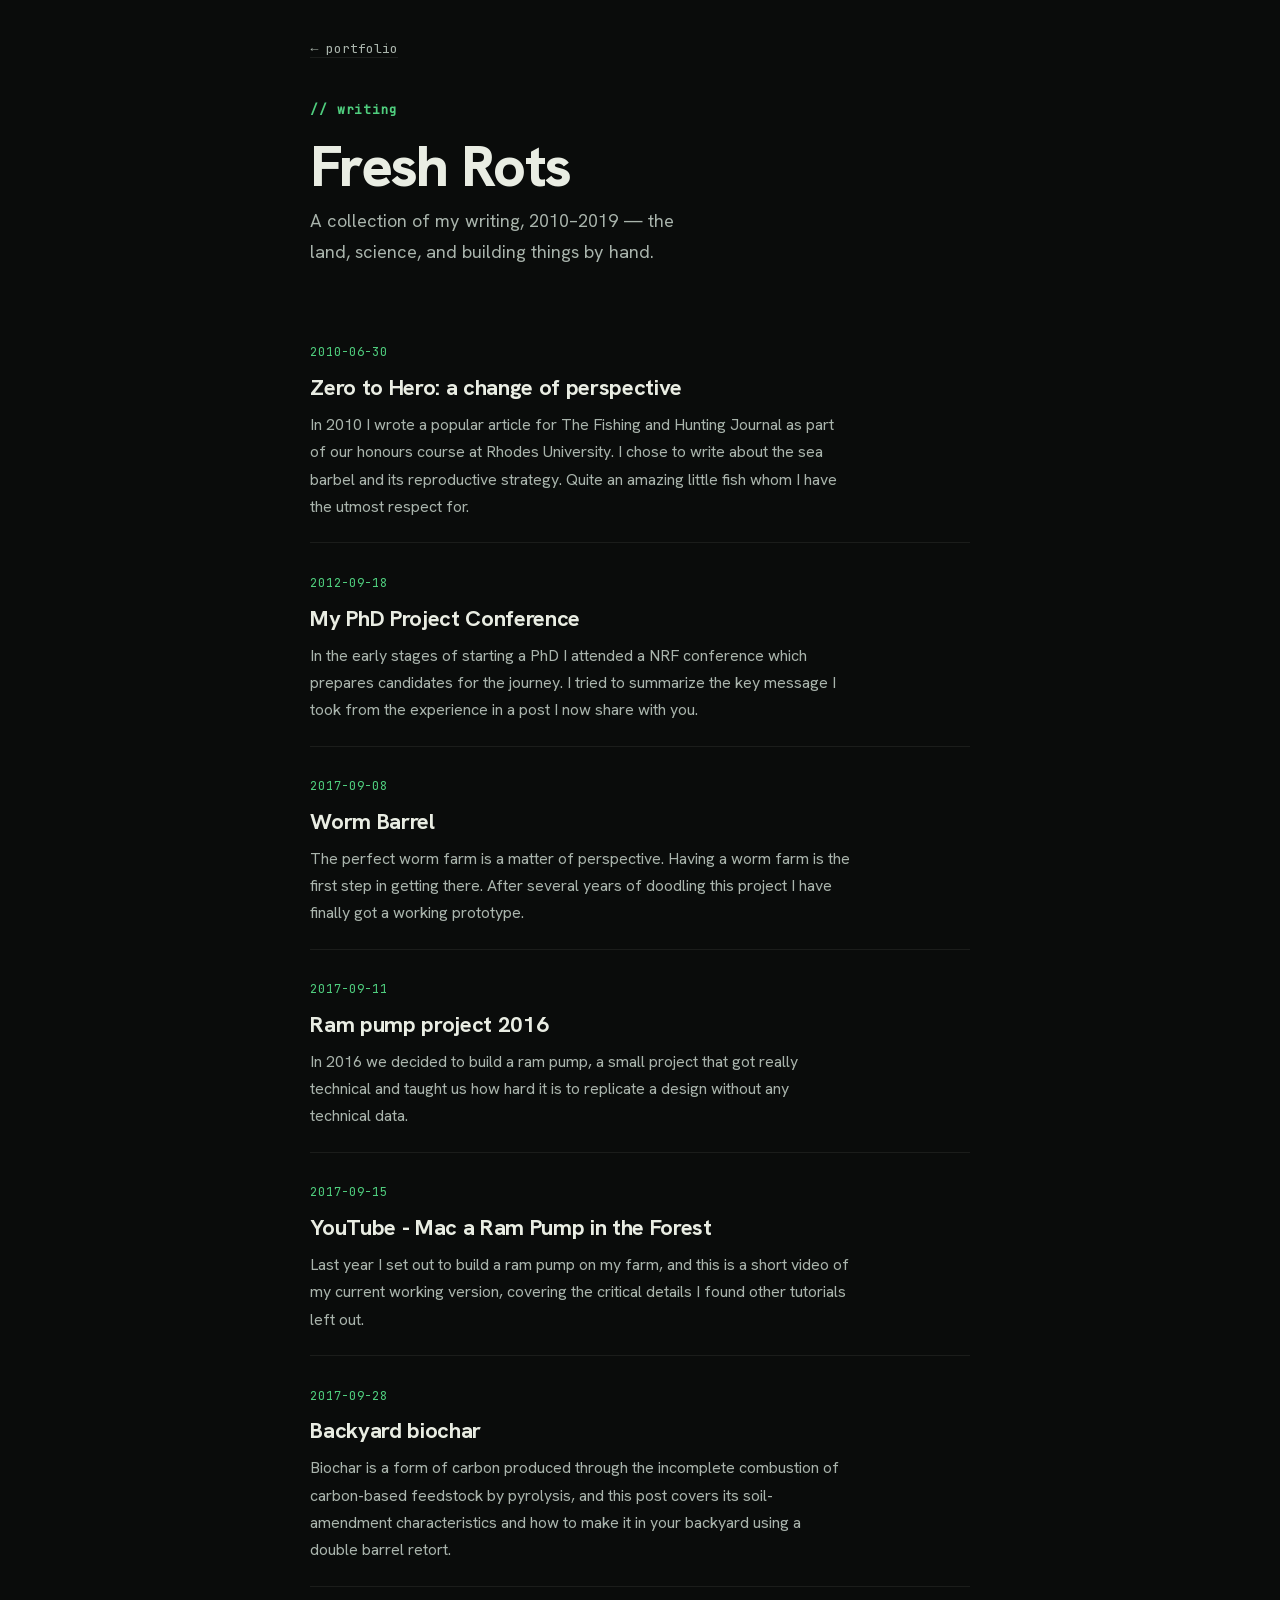
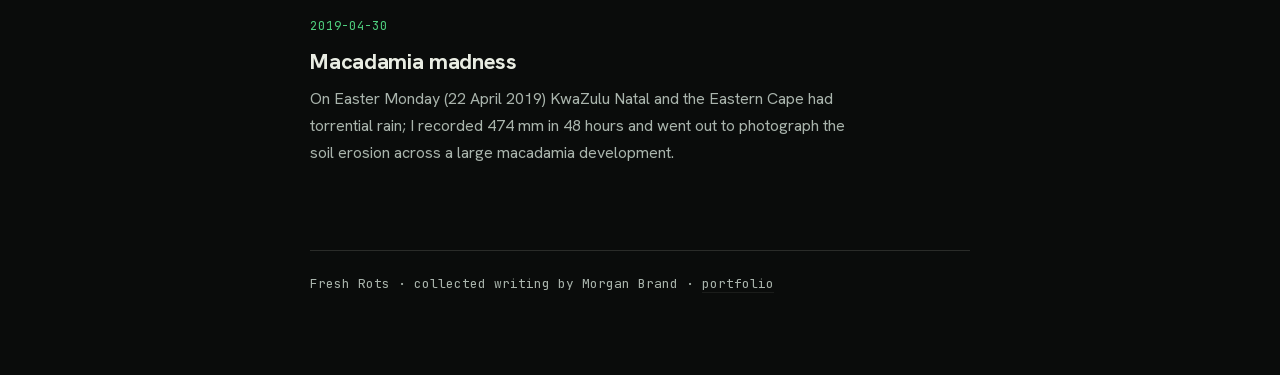
<file: writing/index.html>
<!doctype html>
<html lang="en">
<head>
<meta charset="utf-8">
<meta name="viewport" content="width=device-width, initial-scale=1">
<meta name="robots" content="noindex, nofollow">
<title>Writing — Morgan Brand</title>
<link rel="stylesheet" href="fonts.css">
<link rel="stylesheet" href="style.css">
</head>
<body>
<div class="wrap">
  <nav class="topnav"><a href="../index.html">← portfolio</a></nav>
  <header class="w-head">
    <p class="kicker">// writing</p>
    <h1>Fresh Rots</h1>
    <p class="lede">A collection of my writing, 2010–2019 — the land, science, and building things by hand.</p>
  </header>
  <ul class="post-list">
    <li><a href="zero-to-hero.html"><span class="pdate">2010-06-30</span><span class="ptitle">Zero to Hero: a change of perspective</span></a><p class="psum">In 2010 I wrote a popular article for The Fishing and Hunting Journal as part of our honours course at Rhodes University. I chose to write about the sea barbel and its reproductive strategy. Quite an amazing little fish whom I have the utmost respect for.</p></li>
    <li><a href="phd-project-conference.html"><span class="pdate">2012-09-18</span><span class="ptitle">My PhD Project Conference</span></a><p class="psum">In the early stages of starting a PhD I attended a NRF conference which prepares candidates for the journey. I tried to summarize the key message I took from the experience in a post I now share with you.</p></li>
    <li><a href="worm-barrel.html"><span class="pdate">2017-09-08</span><span class="ptitle">Worm Barrel</span></a><p class="psum">The perfect worm farm is a matter of perspective. Having a worm farm is the first step in getting there. After several years of doodling this project I have finally got a working prototype.</p></li>
    <li><a href="ram-pump-project-2016.html"><span class="pdate">2017-09-11</span><span class="ptitle">Ram pump project 2016</span></a><p class="psum">In 2016 we decided to build a ram pump, a small project that got really technical and taught us how hard it is to replicate a design without any technical data.</p></li>
    <li><a href="mac-a-ram-pump-in-the-forest.html"><span class="pdate">2017-09-15</span><span class="ptitle">YouTube - Mac a Ram Pump in the Forest</span></a><p class="psum">Last year I set out to build a ram pump on my farm, and this is a short video of my current working version, covering the critical details I found other tutorials left out.</p></li>
    <li><a href="backyard-biochar.html"><span class="pdate">2017-09-28</span><span class="ptitle">Backyard biochar</span></a><p class="psum">Biochar is a form of carbon produced through the incomplete combustion of carbon-based feedstock by pyrolysis, and this post covers its soil-amendment characteristics and how to make it in your backyard using a double barrel retort.</p></li>
    <li><a href="after-the-storm.html"><span class="pdate">2019-04-30</span><span class="ptitle">Macadamia madness</span></a><p class="psum">On Easter Monday (22 April 2019) KwaZulu Natal and the Eastern Cape had torrential rain; I recorded 474 mm in 48 hours and went out to photograph the soil erosion across a large macadamia development.</p></li>
  </ul>
  <footer class="foot">Fresh Rots · collected writing by Morgan Brand · <a href="../index.html">portfolio</a></footer>
</div>
</body>
</html>
</file>
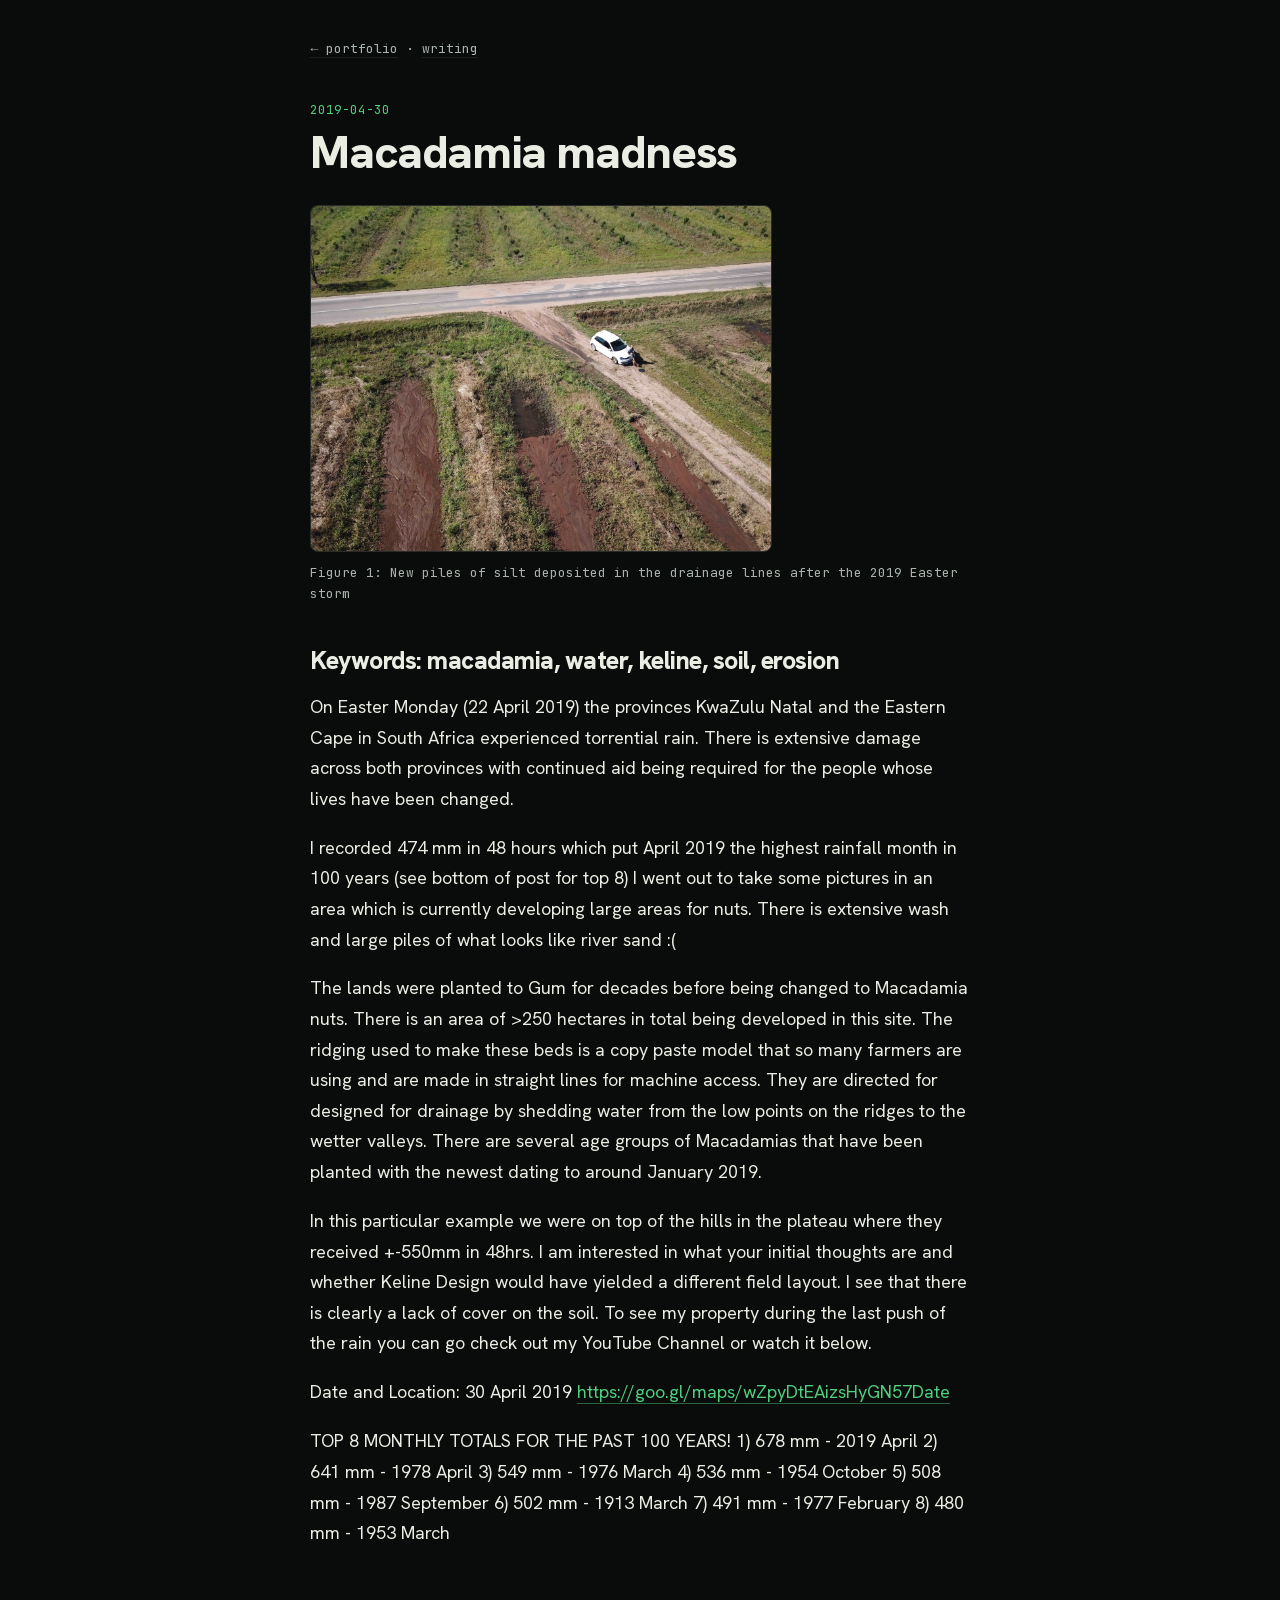
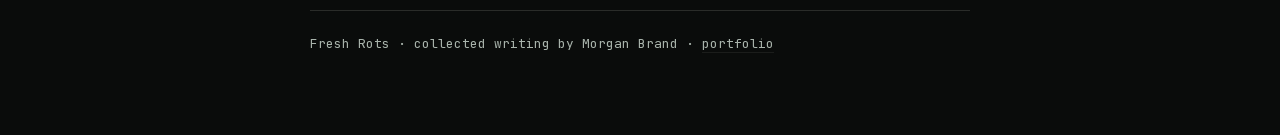
<file: writing/after-the-storm.html>
<!doctype html>
<html lang="en">
<head>
<meta charset="utf-8">
<meta name="viewport" content="width=device-width, initial-scale=1">
<meta name="robots" content="noindex, nofollow">
<title>Macadamia madness — Morgan Brand</title>
<link rel="stylesheet" href="fonts.css">
<link rel="stylesheet" href="style.css">
</head>
<body>
<div class="wrap">
  <nav class="topnav"><a href="../index.html">← portfolio</a> · <a href="index.html">writing</a></nav>
  <article>
    <p class="post-date">2019-04-30</p>
    <h1>Macadamia madness</h1>
<div class="figure"><span id="fig:silt"></span>
<img src="img/silt_reduced.jpg" alt="New piles of silt deposited in the drainage lines after the 2019 Easter storm" width="70%" />
<p class="caption">
Figure 1: New piles of silt deposited in the drainage lines after the 2019 Easter storm
</p>
</div>
<div id="keywords-macadamia-water-keline-soil-erosion" class="section level2">
<h2>Keywords: macadamia, water, keline, soil, erosion</h2>
<p>On Easter Monday (22 April 2019) the provinces KwaZulu Natal and the Eastern Cape in South Africa experienced torrential rain. There is extensive damage across both provinces with continued aid being required for the people whose lives have been changed.</p>
<p>I recorded 474 mm in 48 hours which put April 2019 the highest rainfall month in 100 years (see bottom of post for top 8) I went out to take some pictures in an area which is currently developing large areas for nuts. There is extensive wash and large piles of what looks like river sand :(</p>
<p>The lands were planted to Gum for decades before being changed to Macadamia nuts. There is an area of &gt;250 hectares in total being developed in this site. The ridging used to make these beds is a copy paste model that so many farmers are using and are made in straight lines for machine access. They are directed for designed for drainage by shedding water from the low points on the ridges to the wetter valleys. There are several age groups of Macadamias that have been planted with the newest dating to around January 2019.</p>
<p>In this particular example we were on top of the hills in the plateau where they received +-550mm in 48hrs. I am interested in what your initial thoughts are and whether Keline Design would have yielded a different field layout. I see that there is clearly a lack of cover on the soil.
To see my property during the last push of the rain you can go check out my YouTube Channel or watch it below.</p>
<p>Date and Location: 30 April 2019 <a href="https://goo.gl/maps/wZpyDtEAizsHyGN57Date" class="uri">https://goo.gl/maps/wZpyDtEAizsHyGN57Date</a></p>
<p>TOP 8 MONTHLY TOTALS FOR THE PAST 100 YEARS!
1) 678 mm - 2019 April
2) 641 mm - 1978 April
3) 549 mm - 1976 March
4) 536 mm - 1954 October
5) 508 mm - 1987 September
6) 502 mm - 1913 March
7) 491 mm - 1977 February
8) 480 mm - 1953 March</p>
</div>
  </article>
  <footer class="foot">Fresh Rots · collected writing by Morgan Brand · <a href="../index.html">portfolio</a></footer>
</div>
</body>
</html>
</file>
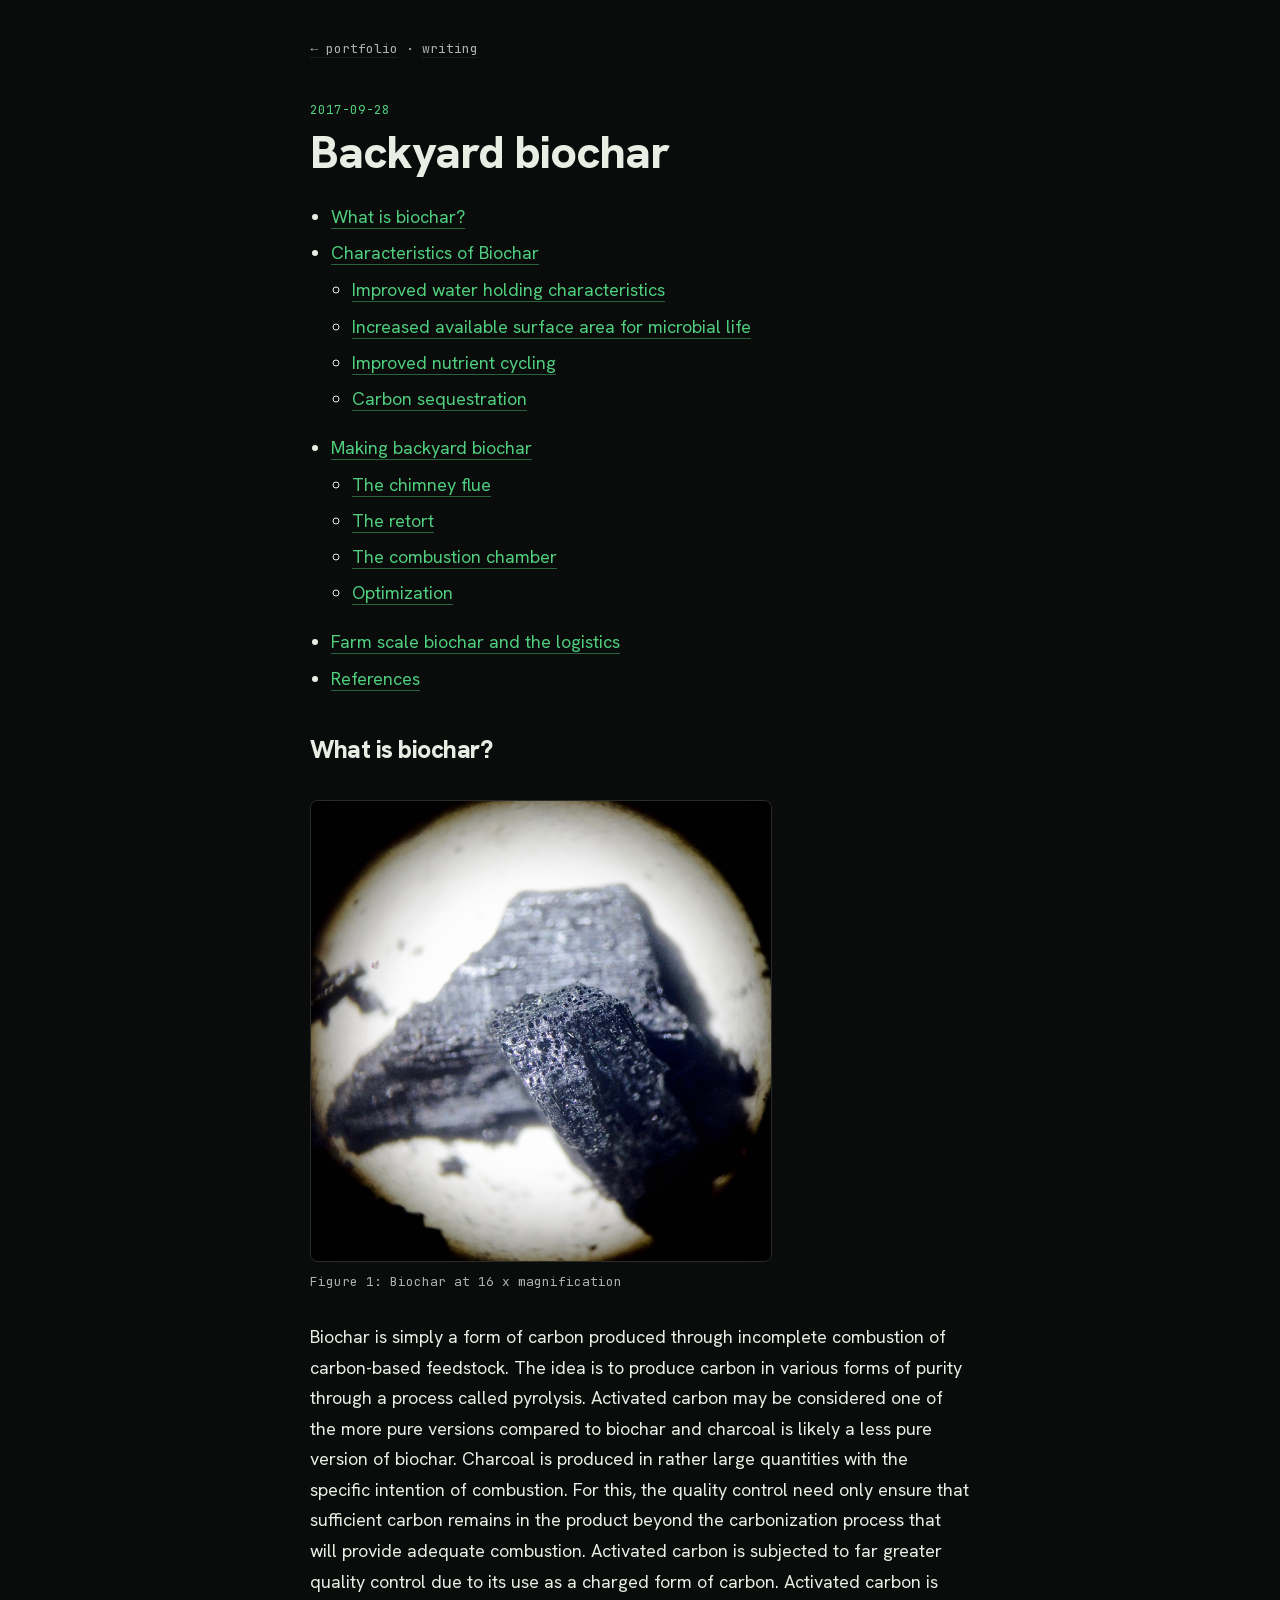
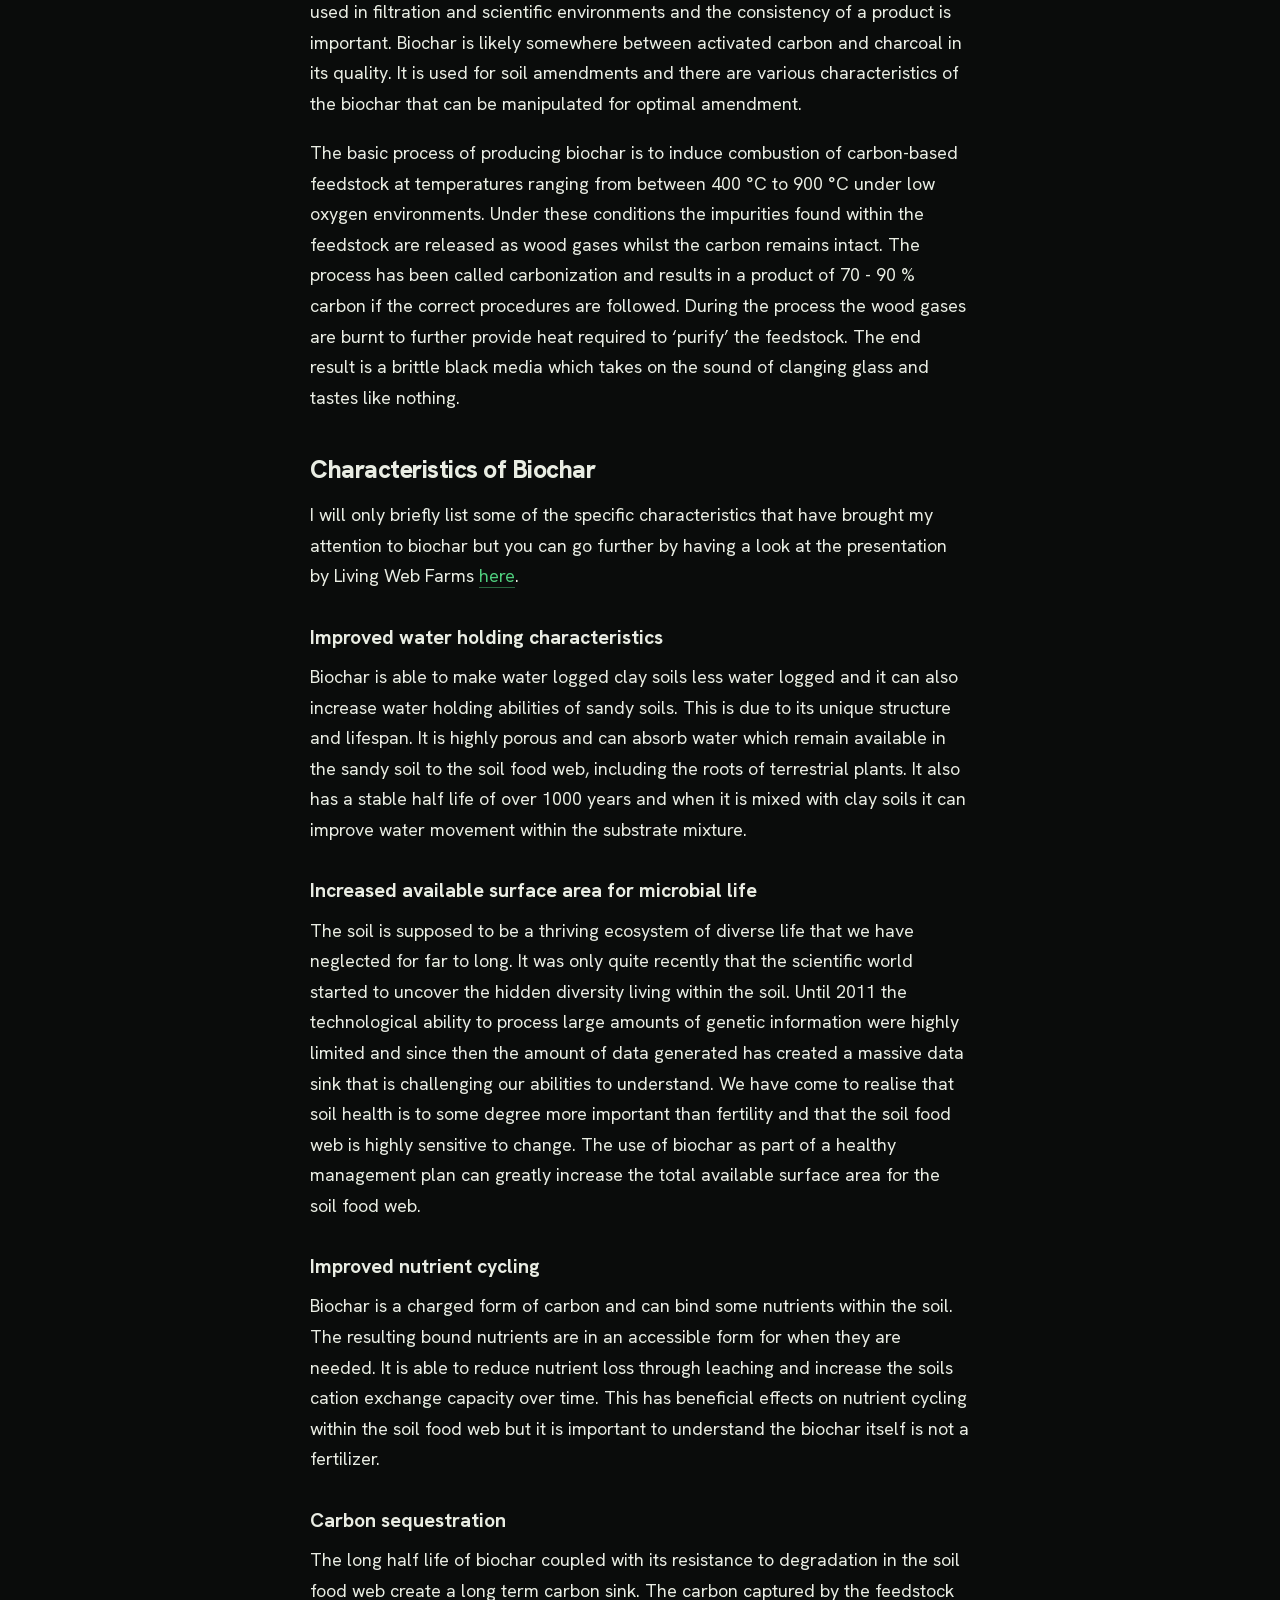
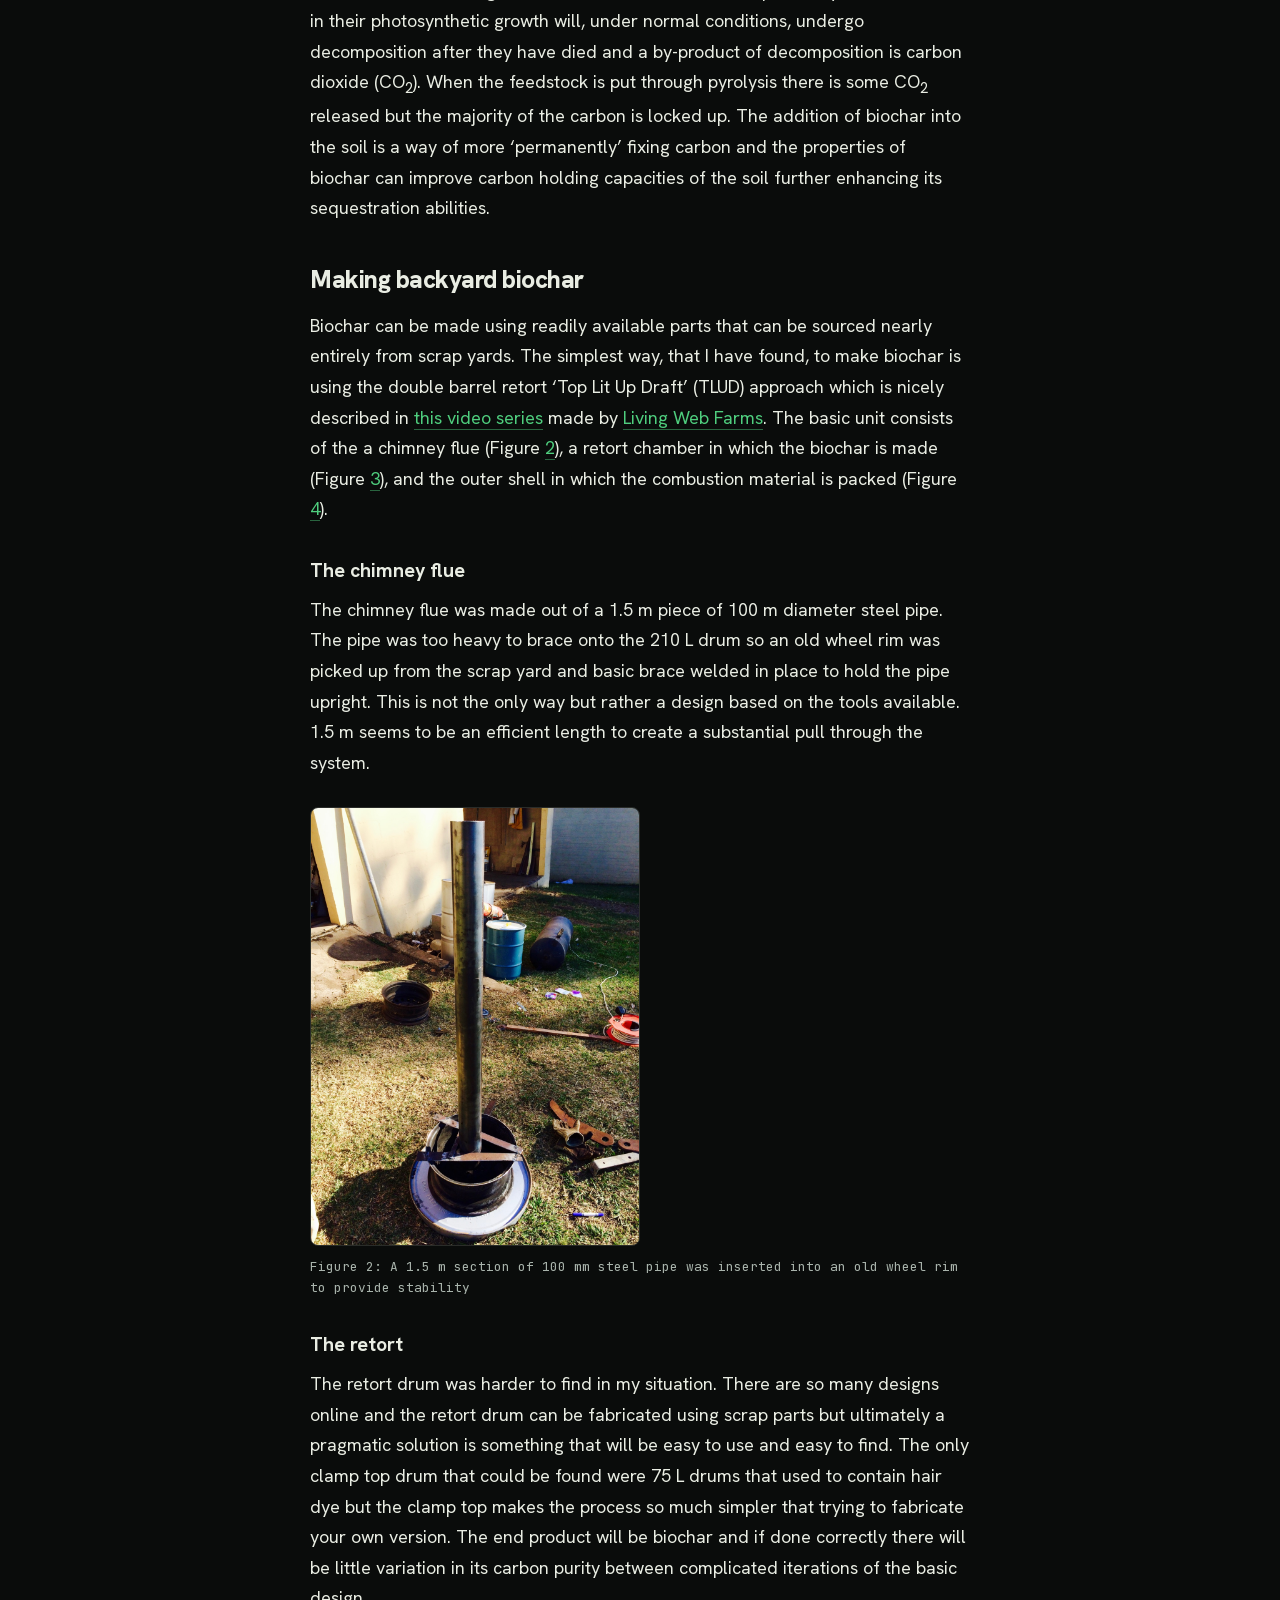
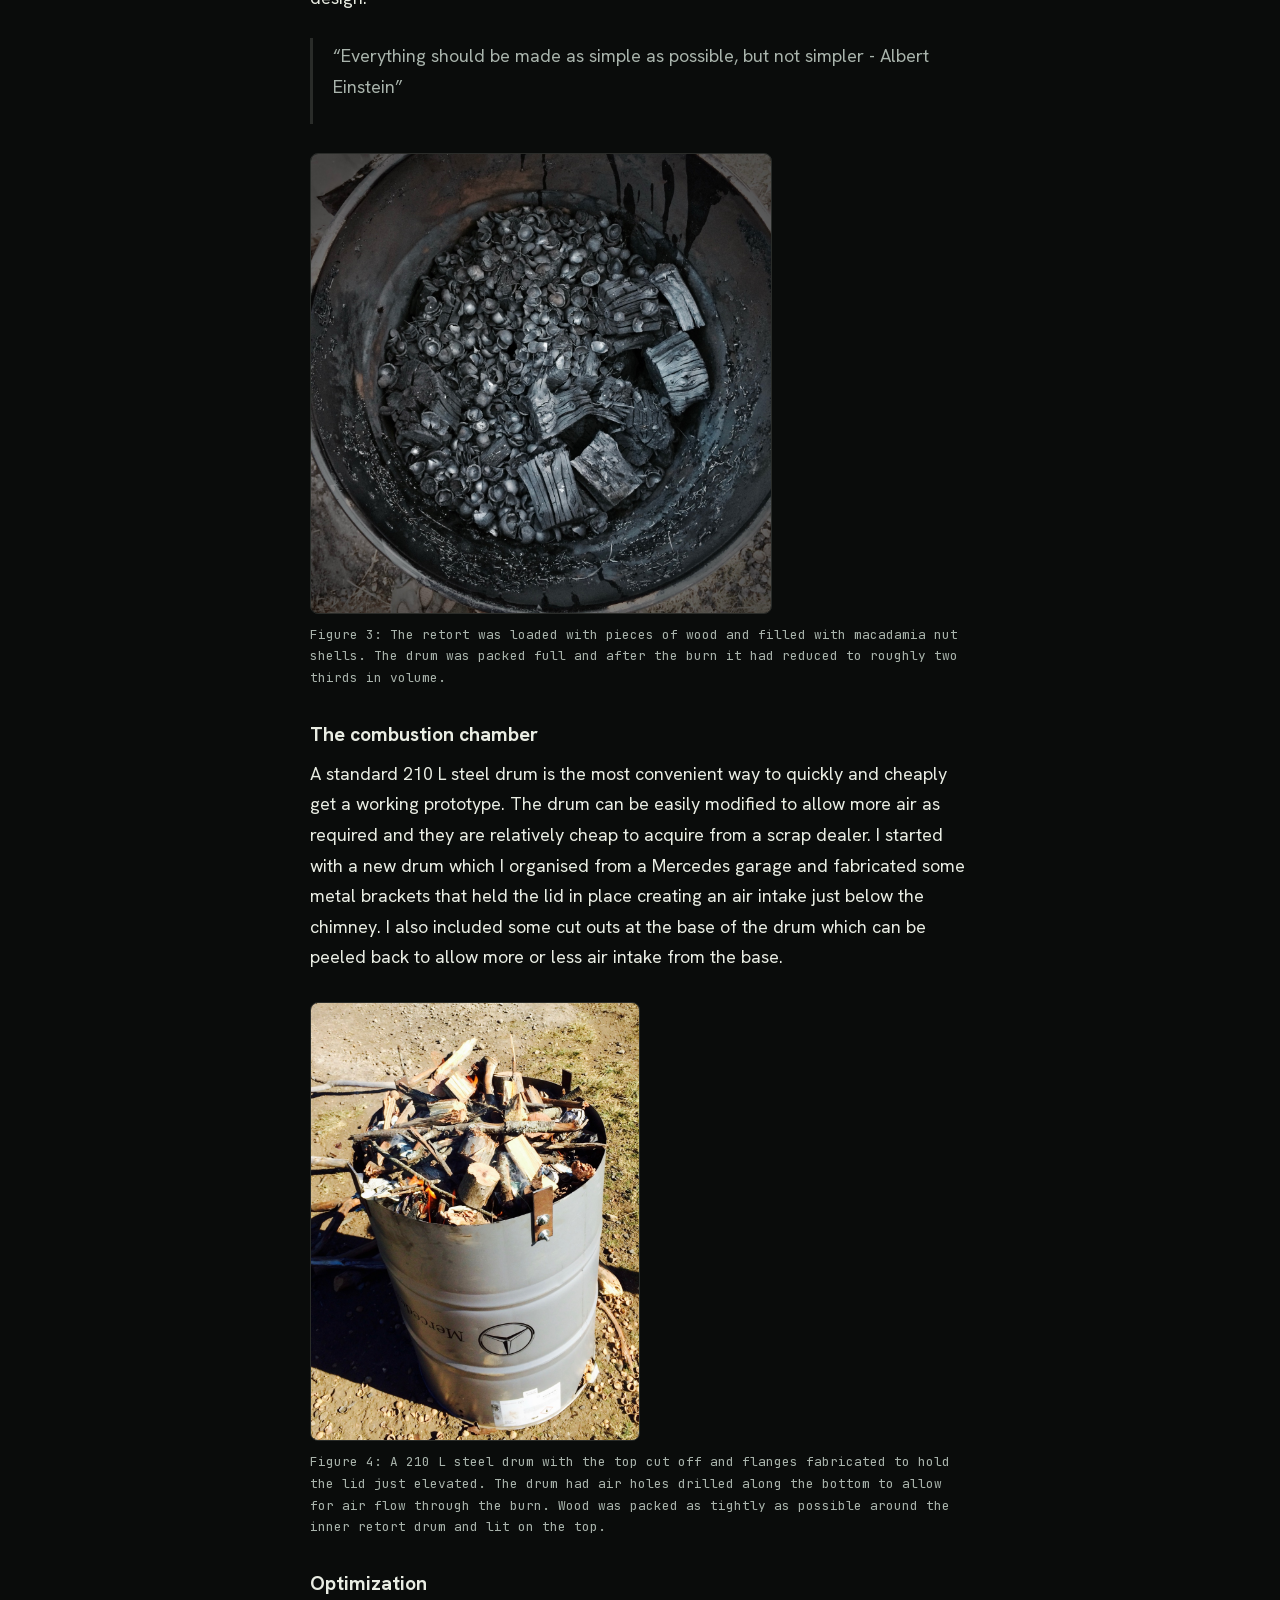
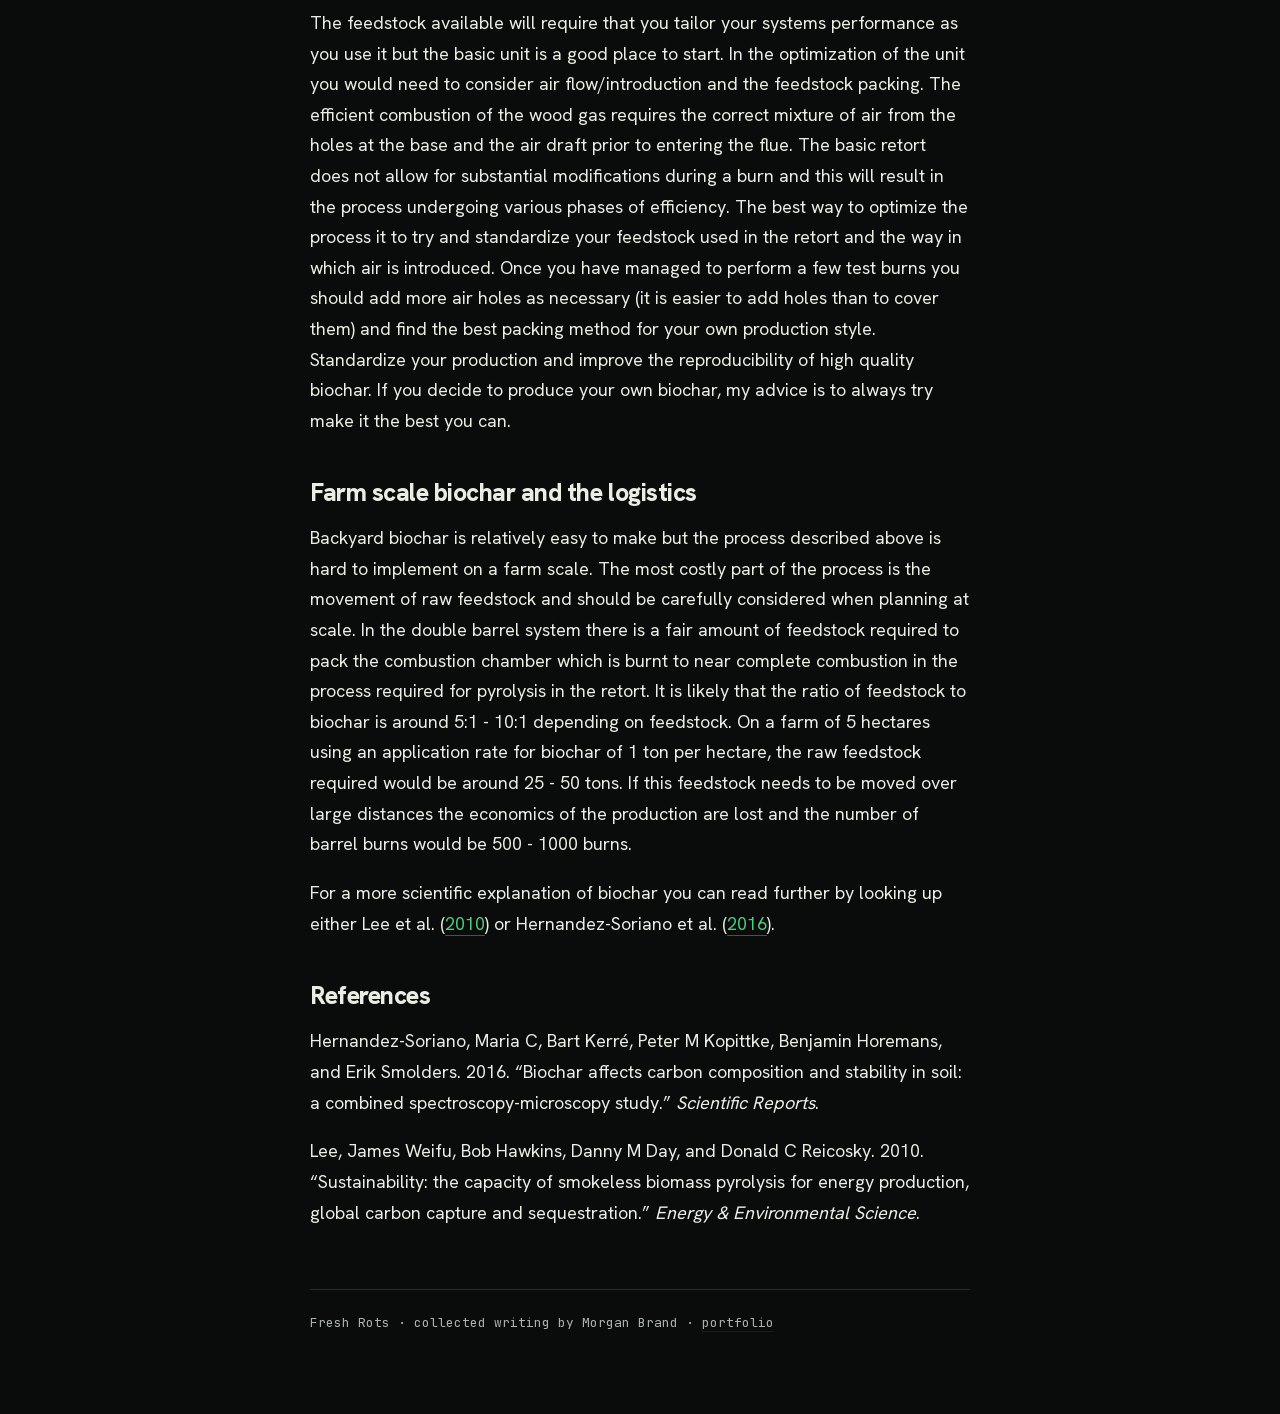
<file: writing/backyard-biochar.html>
<!doctype html>
<html lang="en">
<head>
<meta charset="utf-8">
<meta name="viewport" content="width=device-width, initial-scale=1">
<meta name="robots" content="noindex, nofollow">
<title>Backyard biochar — Morgan Brand</title>
<link rel="stylesheet" href="fonts.css">
<link rel="stylesheet" href="style.css">
</head>
<body>
<div class="wrap">
  <nav class="topnav"><a href="../index.html">← portfolio</a> · <a href="index.html">writing</a></nav>
  <article>
    <p class="post-date">2017-09-28</p>
    <h1>Backyard biochar</h1>


<div id="TOC">
<ul>
<li><a href="#what-is-biochar">What is biochar?</a></li>
<li><a href="#charecteristics-of-biochar">Characteristics of Biochar</a><ul>
<li><a href="#imporved-water-holding-charecteristics">Improved water holding characteristics</a></li>
<li><a href="#increased-available-surface-area-for-microbial-life">Increased available surface area for microbial life</a></li>
<li><a href="#improved-nutrient-cycling">Improved nutrient cycling</a></li>
<li><a href="#carbon-sequestration">Carbon sequestration</a></li>
</ul></li>
<li><a href="#making-backyard-biochar">Making backyard biochar</a><ul>
<li><a href="#the-chimney-flue">The chimney flue</a></li>
<li><a href="#the-retort">The retort</a></li>
<li><a href="#the-combustion-chamber">The combustion chamber</a></li>
<li><a href="#optimization">Optimization</a></li>
</ul></li>
<li><a href="#farm-scale-biochar-and-the-logistics">Farm scale biochar and the logistics</a></li>
<li><a href="#references">References</a></li>
</ul>
</div>

<div id="what-is-biochar" class="section level2">
<h2>What is biochar?</h2>
<div class="figure"><span id="fig:biochar"></span>
<img src="img/biochar.jpg" alt="Biochar at 16 x magnification" width="70%" />
<p class="caption">
Figure 1: Biochar at 16 x magnification
</p>
</div>
<p>Biochar is simply a form of carbon produced through incomplete combustion of carbon-based feedstock. The idea is to produce carbon in various forms of purity through a process called pyrolysis. Activated carbon may be considered one of the more pure versions compared to biochar and charcoal is likely a less pure version of biochar. Charcoal is produced in rather large quantities with the specific intention of combustion. For this, the quality control need only ensure that sufficient carbon remains in the product beyond the carbonization process that will provide adequate combustion. Activated carbon is subjected to far greater quality control due to its use as a charged form of carbon. Activated carbon is used in filtration and scientific environments and the consistency of a product is important. Biochar is likely somewhere between activated carbon and charcoal in its quality. It is used for soil amendments and there are various characteristics of the biochar that can be manipulated for optimal amendment.</p>
<p>The basic process of producing biochar is to induce combustion of carbon-based feedstock at temperatures ranging from between 400 °C to 900 °C under low oxygen environments. Under these conditions the impurities found within the feedstock are released as wood gases whilst the carbon remains intact. The process has been called carbonization and results in a product of 70 - 90 % carbon if the correct procedures are followed. During the process the wood gases are burnt to further provide heat required to ‘purify’ the feedstock. The end result is a brittle black media which takes on the sound of clanging glass and tastes like nothing.</p>
</div>
<div id="charecteristics-of-biochar" class="section level2">
<h2>Characteristics of Biochar</h2>
<p>I will only briefly list some of the specific characteristics that have brought my attention to biochar but you can go further by having a look at the presentation by Living Web Farms <a href="http://livingwebfarms.org/wp-content/uploads/2016/03/Understanding-Biochar1.pdf">here</a>.</p>
<div id="imporved-water-holding-charecteristics" class="section level3">
<h3>Improved water holding characteristics</h3>
<p>Biochar is able to make water logged clay soils less water logged and it can also increase water holding abilities of sandy soils. This is due to its unique structure and lifespan. It is highly porous and can absorb water which remain available in the sandy soil to the soil food web, including the roots of terrestrial plants. It also has a stable half life of over 1000 years and when it is mixed with clay soils it can improve water movement within the substrate mixture.</p>
</div>
<div id="increased-available-surface-area-for-microbial-life" class="section level3">
<h3>Increased available surface area for microbial life</h3>
<p>The soil is supposed to be a thriving ecosystem of diverse life that we have neglected for far to long. It was only quite recently that the scientific world started to uncover the hidden diversity living within the soil. Until 2011 the technological ability to process large amounts of genetic information were highly limited and since then the amount of data generated has created a massive data sink that is challenging our abilities to understand. We have come to realise that soil health is to some degree more important than fertility and that the soil food web is highly sensitive to change. The use of biochar as part of a healthy management plan can greatly increase the total available surface area for the soil food web.</p>
</div>
<div id="improved-nutrient-cycling" class="section level3">
<h3>Improved nutrient cycling</h3>
<p>Biochar is a charged form of carbon and can bind some nutrients within the soil. The resulting bound nutrients are in an accessible form for when they are needed. It is able to reduce nutrient loss through leaching and increase the soils cation exchange capacity over time. This has beneficial effects on nutrient cycling within the soil food web but it is important to understand the biochar itself is not a fertilizer.</p>
</div>
<div id="carbon-sequestration" class="section level3">
<h3>Carbon sequestration</h3>
<p>The long half life of biochar coupled with its resistance to degradation in the soil food web create a long term carbon sink. The carbon captured by the feedstock in their photosynthetic growth will, under normal conditions, undergo decomposition after they have died and a by-product of decomposition is carbon dioxide (CO<sub>2</sub>). When the feedstock is put through pyrolysis there is some CO<sub>2</sub> released but the majority of the carbon is locked up. The addition of biochar into the soil is a way of more ‘permanently’ fixing carbon and the properties of biochar can improve carbon holding capacities of the soil further enhancing its sequestration abilities.</p>
</div>
</div>
<div id="making-backyard-biochar" class="section level2">
<h2>Making backyard biochar</h2>
<p>Biochar can be made using readily available parts that can be sourced nearly entirely from scrap yards. The simplest way, that I have found, to make biochar is using the double barrel retort ‘Top Lit Up Draft’ (TLUD) approach which is nicely described in <a href="http://livingwebfarms.org/multimedia/videos/complete-hands-on-workshops/biochar-workshop/">this video series</a> made by <a href="http://livingwebfarms.org/">Living Web Farms</a>. The basic unit consists of the a chimney flue (Figure <a href="#fig:flue">2</a>), a retort chamber in which the biochar is made (Figure <a href="#fig:retort">3</a>), and the outer shell in which the combustion material is packed (Figure <a href="#fig:combustion">4</a>).</p>
<div id="the-chimney-flue" class="section level3">
<h3>The chimney flue</h3>
<p>The chimney flue was made out of a 1.5 m piece of 100 m diameter steel pipe. The pipe was too heavy to brace onto the 210 L drum so an old wheel rim was picked up from the scrap yard and basic brace welded in place to hold the pipe upright. This is not the only way but rather a design based on the tools available. 1.5 m seems to be an efficient length to create a substantial pull through the system.</p>
<div class="figure"><span id="fig:flue"></span>
<img src="img/flue.jpg" alt="A 1.5 m section of 100 mm steel pipe was inserted into an old wheel rim to provide stability" width="50%" />
<p class="caption">
Figure 2: A 1.5 m section of 100 mm steel pipe was inserted into an old wheel rim to provide stability
</p>
</div>
</div>
<div id="the-retort" class="section level3">
<h3>The retort</h3>
<p>The retort drum was harder to find in my situation. There are so many designs online and the retort drum can be fabricated using scrap parts but ultimately a pragmatic solution is something that will be easy to use and easy to find. The only clamp top drum that could be found were 75 L drums that used to contain hair dye but the clamp top makes the process so much simpler that trying to fabricate your own version. The end product will be biochar and if done correctly there will be little variation in its carbon purity between complicated iterations of the basic design.</p>
<blockquote>
<p>“Everything should be made as simple as possible, but not simpler - Albert Einstein”</p>
</blockquote>
<div class="figure"><span id="fig:retort"></span>
<img src="img/retort.jpg" alt="The retort was loaded with pieces of wood and filled with macadamia nut shells. The drum was packed full and after the burn it had reduced to roughly two thirds in volume." width="70%" />
<p class="caption">
Figure 3: The retort was loaded with pieces of wood and filled with macadamia nut shells. The drum was packed full and after the burn it had reduced to roughly two thirds in volume.
</p>
</div>
</div>
<div id="the-combustion-chamber" class="section level3">
<h3>The combustion chamber</h3>
<p>A standard 210 L steel drum is the most convenient way to quickly and cheaply get a working prototype. The drum can be easily modified to allow more air as required and they are relatively cheap to acquire from a scrap dealer. I started with a new drum which I organised from a Mercedes garage and fabricated some metal brackets that held the lid in place creating an air intake just below the chimney. I also included some cut outs at the base of the drum which can be peeled back to allow more or less air intake from the base.</p>
<div class="figure"><span id="fig:combustion"></span>
<img src="img/combustion.jpg" alt="A 210 L steel drum with the top cut off and flanges fabricated to hold the lid just elevated. The drum had air holes drilled along the bottom to allow for air flow through the burn. Wood was packed as tightly as possible around the inner retort drum and lit on the top." width="50%" />
<p class="caption">
Figure 4: A 210 L steel drum with the top cut off and flanges fabricated to hold the lid just elevated. The drum had air holes drilled along the bottom to allow for air flow through the burn. Wood was packed as tightly as possible around the inner retort drum and lit on the top.
</p>
</div>
</div>
<div id="optimization" class="section level3">
<h3>Optimization</h3>
<p>The feedstock available will require that you tailor your systems performance as you use it but the basic unit is a good place to start. In the optimization of the unit you would need to consider air flow/introduction and the feedstock packing. The efficient combustion of the wood gas requires the correct mixture of air from the holes at the base and the air draft prior to entering the flue. The basic retort does not allow for substantial modifications during a burn and this will result in the process undergoing various phases of efficiency. The best way to optimize the process it to try and standardize your feedstock used in the retort and the way in which air is introduced. Once you have managed to perform a few test burns you should add more air holes as necessary (it is easier to add holes than to cover them) and find the best packing method for your own production style. Standardize your production and improve the reproducibility of high quality biochar. If you decide to produce your own biochar, my advice is to always try make it the best you can.</p>
</div>
</div>
<div id="farm-scale-biochar-and-the-logistics" class="section level2">
<h2>Farm scale biochar and the logistics</h2>
<p>Backyard biochar is relatively easy to make but the process described above is hard to implement on a farm scale. The most costly part of the process is the movement of raw feedstock and should be carefully considered when planning at scale. In the double barrel system there is a fair amount of feedstock required to pack the combustion chamber which is burnt to near complete combustion in the process required for pyrolysis in the retort. It is likely that the ratio of feedstock to biochar is around 5:1 - 10:1 depending on feedstock. On a farm of 5 hectares using an application rate for biochar of 1 ton per hectare, the raw feedstock required would be around 25 - 50 tons. If this feedstock needs to be moved over large distances the economics of the production are lost and the number of barrel burns would be 500 - 1000 burns.</p>
<p>For a more scientific explanation of biochar you can read further by looking up either <span class="citation">Lee et al. (<a href="#ref-Lee:2010ia">2010</a>)</span> or <span class="citation">Hernandez-Soriano et al. (<a href="#ref-HernandezSoriano:2016wz">2016</a>)</span>.</p>
</div>
<div id="references" class="section level2 unnumbered">
<h2>References</h2>
<div id="refs" class="references">
<div id="ref-HernandezSoriano:2016wz">
<p>Hernandez-Soriano, Maria C, Bart Kerré, Peter M Kopittke, Benjamin Horemans, and Erik Smolders. 2016. “Biochar affects carbon composition and stability in soil: a combined spectroscopy-microscopy study.” <em>Scientific Reports</em>.</p>
</div>
<div id="ref-Lee:2010ia">
<p>Lee, James Weifu, Bob Hawkins, Danny M Day, and Donald C Reicosky. 2010. “Sustainability: the capacity of smokeless biomass pyrolysis for energy production, global carbon capture and sequestration.” <em>Energy &amp; Environmental Science</em>.</p>
</div>
</div>
</div>

  </article>
  <footer class="foot">Fresh Rots · collected writing by Morgan Brand · <a href="../index.html">portfolio</a></footer>
</div>
</body>
</html>
</file>
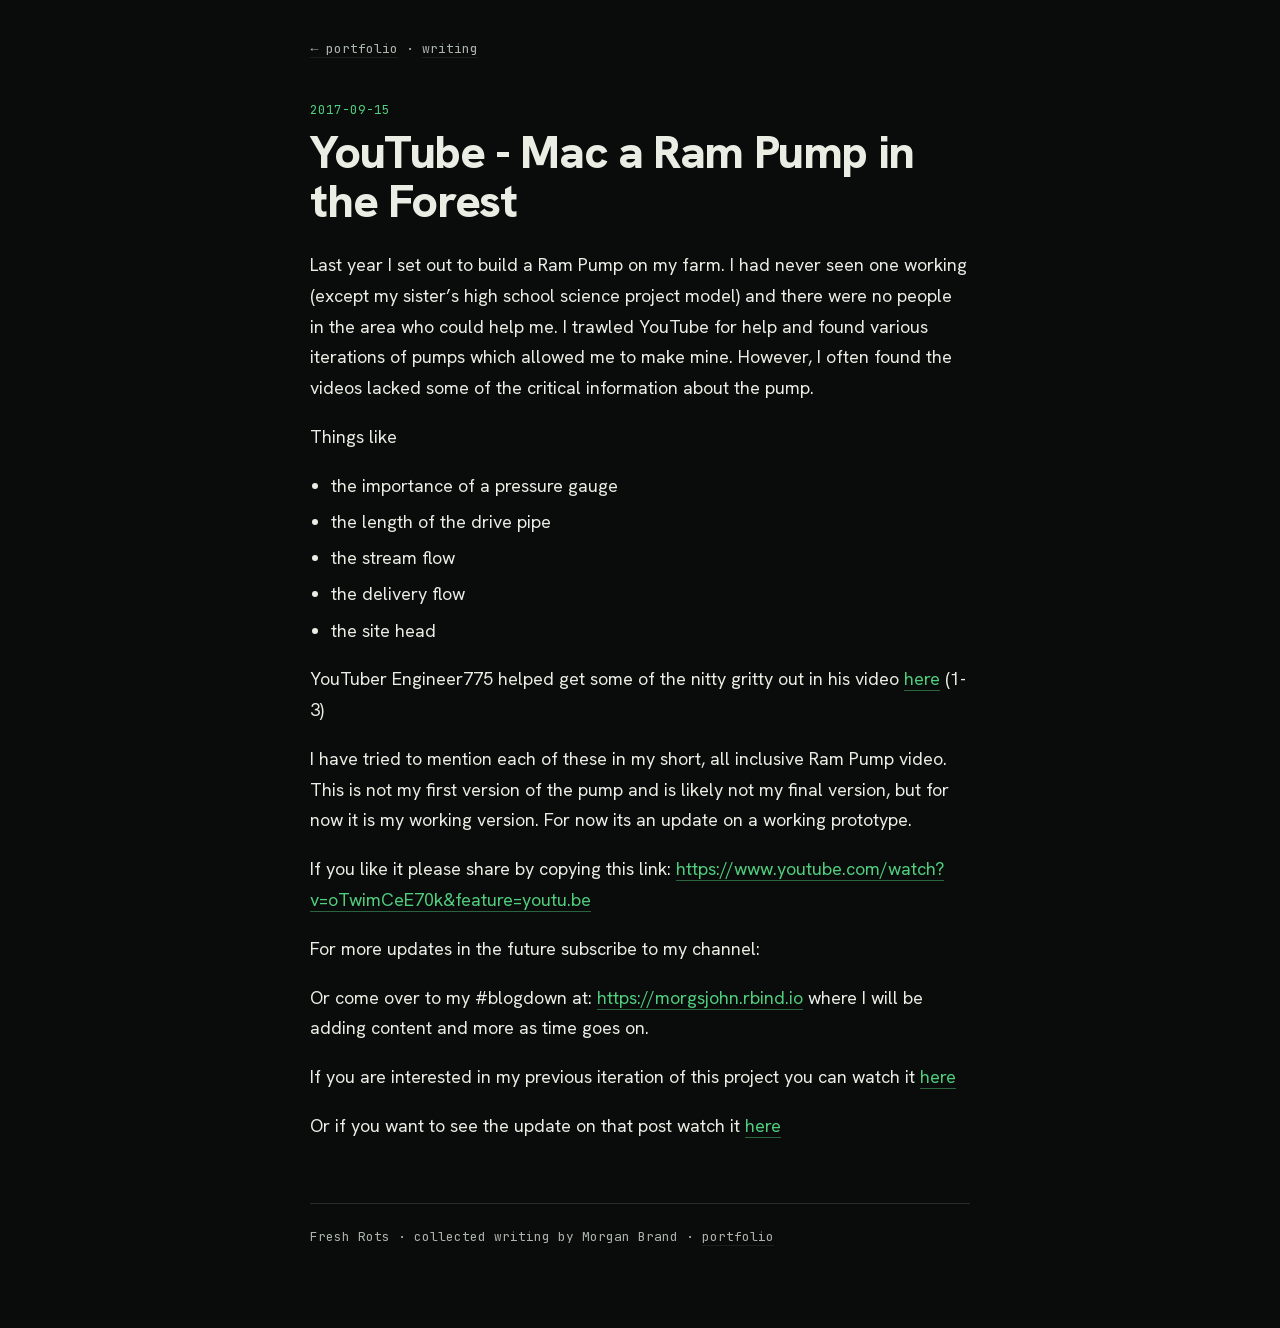
<file: writing/mac-a-ram-pump-in-the-forest.html>
<!doctype html>
<html lang="en">
<head>
<meta charset="utf-8">
<meta name="viewport" content="width=device-width, initial-scale=1">
<meta name="robots" content="noindex, nofollow">
<title>YouTube - Mac a Ram Pump in the Forest — Morgan Brand</title>
<link rel="stylesheet" href="fonts.css">
<link rel="stylesheet" href="style.css">
</head>
<body>
<div class="wrap">
  <nav class="topnav"><a href="../index.html">← portfolio</a> · <a href="index.html">writing</a></nav>
  <article>
    <p class="post-date">2017-09-15</p>
    <h1>YouTube - Mac a Ram Pump in the Forest</h1>
<p>Last year I set out to build a Ram Pump on my farm. I had never seen one working (except my sister’s high school science project model) and there were no people in the area who could help me. I trawled YouTube for help and found various iterations of pumps which allowed me to make mine. However, I often found the videos lacked some of the critical information about the pump.</p>
<p>Things like</p>
<ul>
<li>the importance of a pressure gauge</li>
<li>the length of the drive pipe</li>
<li>the stream flow</li>
<li>the delivery flow</li>
<li>the site head</li>
</ul>
<p>YouTuber Engineer775 helped get some of the nitty gritty out in his video <a href="https://www.youtube.com/watch?v=4y_WWxWdn5A&amp;t=225s">here</a> (1-3)</p>
<p>I have tried to mention each of these in my short, all inclusive Ram Pump video. This is not my first version of the pump and is likely not my final version, but for now it is my working version. For now its an update on a working prototype.</p>
<p>If you like it please share by copying this link:
<a href="https://www.youtube.com/watch?v=oTwimCeE70k&amp;feature=youtu.be" class="uri">https://www.youtube.com/watch?v=oTwimCeE70k&amp;feature=youtu.be</a></p>
<p>For more updates in the future subscribe to my channel:</p>
<p>Or come over to my #blogdown at:
<a href="https://morgsjohn.rbind.io" class="uri">https://morgsjohn.rbind.io</a>
where I will be adding content and more as time goes on.</p>
<p>If you are interested in my previous iteration of this project you can watch it <a href="https://www.youtube.com/watch?v=LvPUna1FzhI&amp;t=105s">here</a></p>
<p>Or if you want to see the update on that post watch it <a href="https://www.youtube.com/watch?v=AMTpA2GQO_w">here</a></p>
  </article>
  <footer class="foot">Fresh Rots · collected writing by Morgan Brand · <a href="../index.html">portfolio</a></footer>
</div>
</body>
</html>
</file>
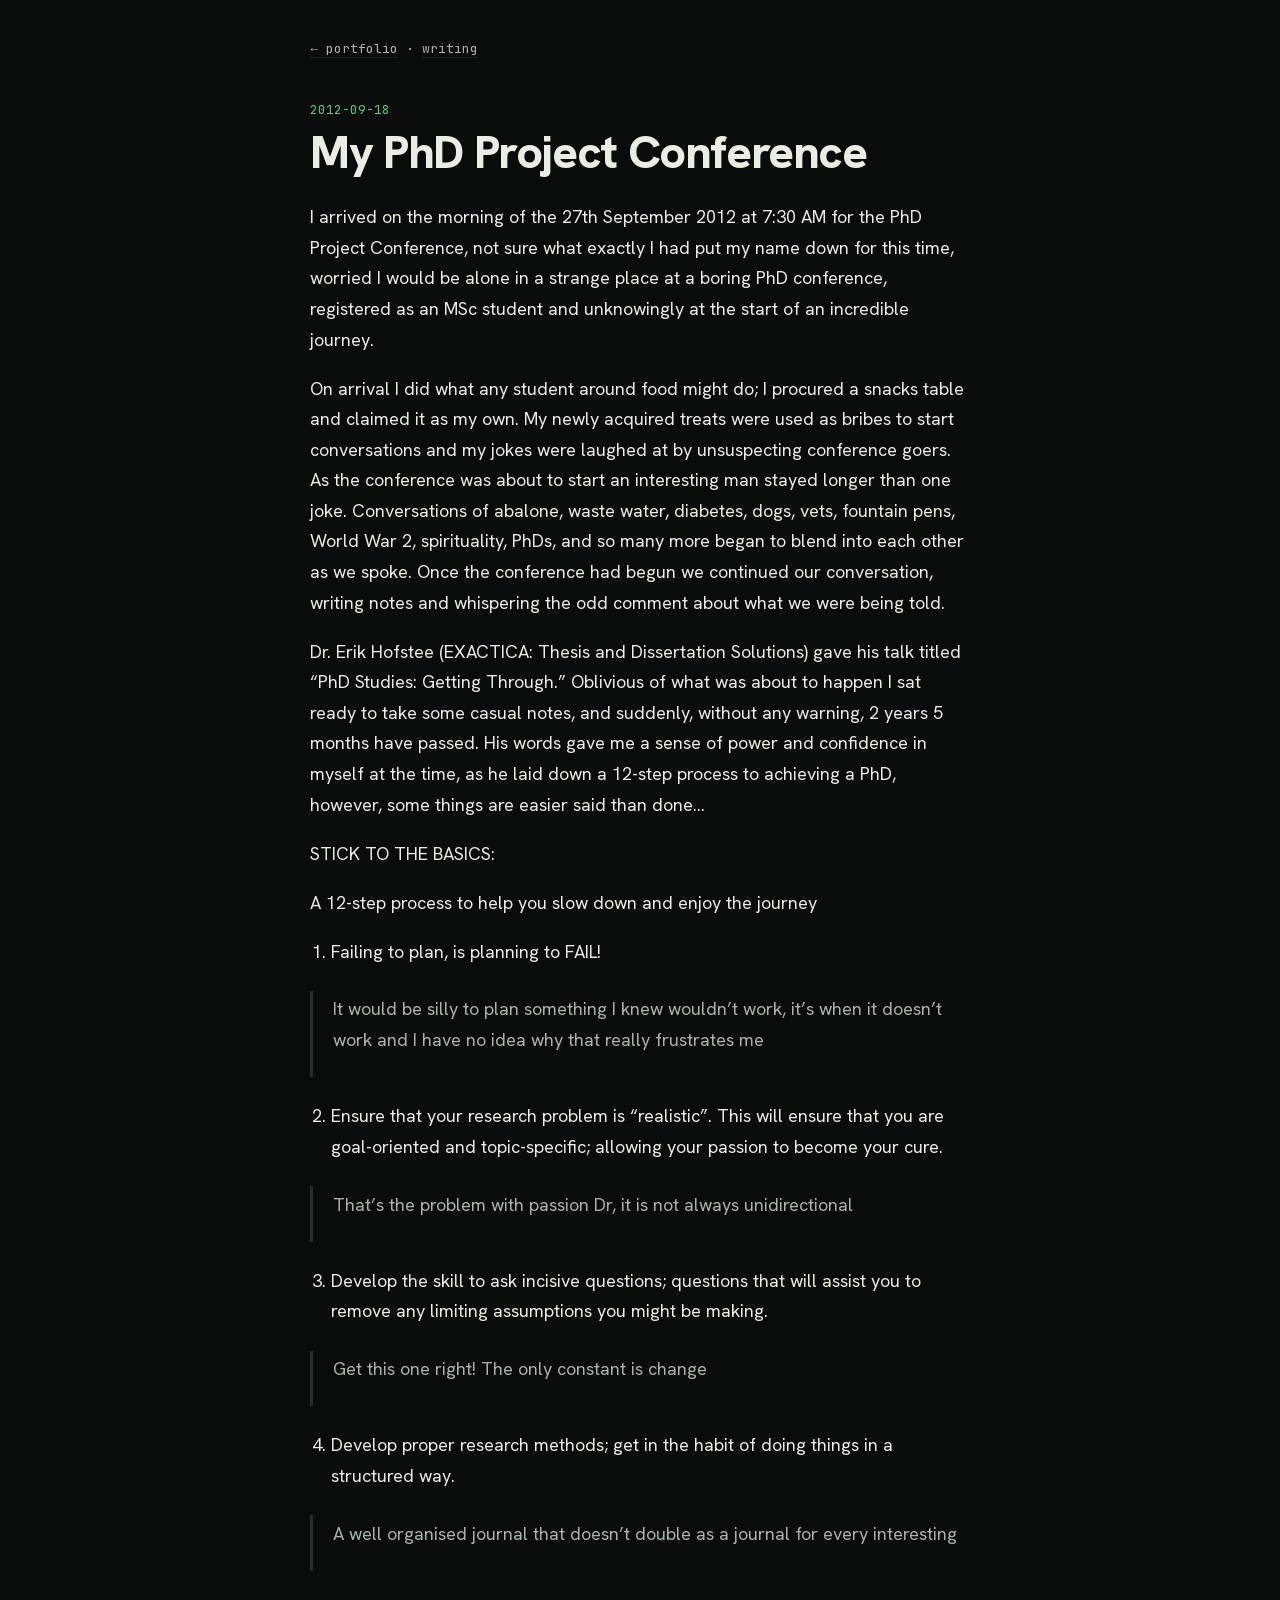
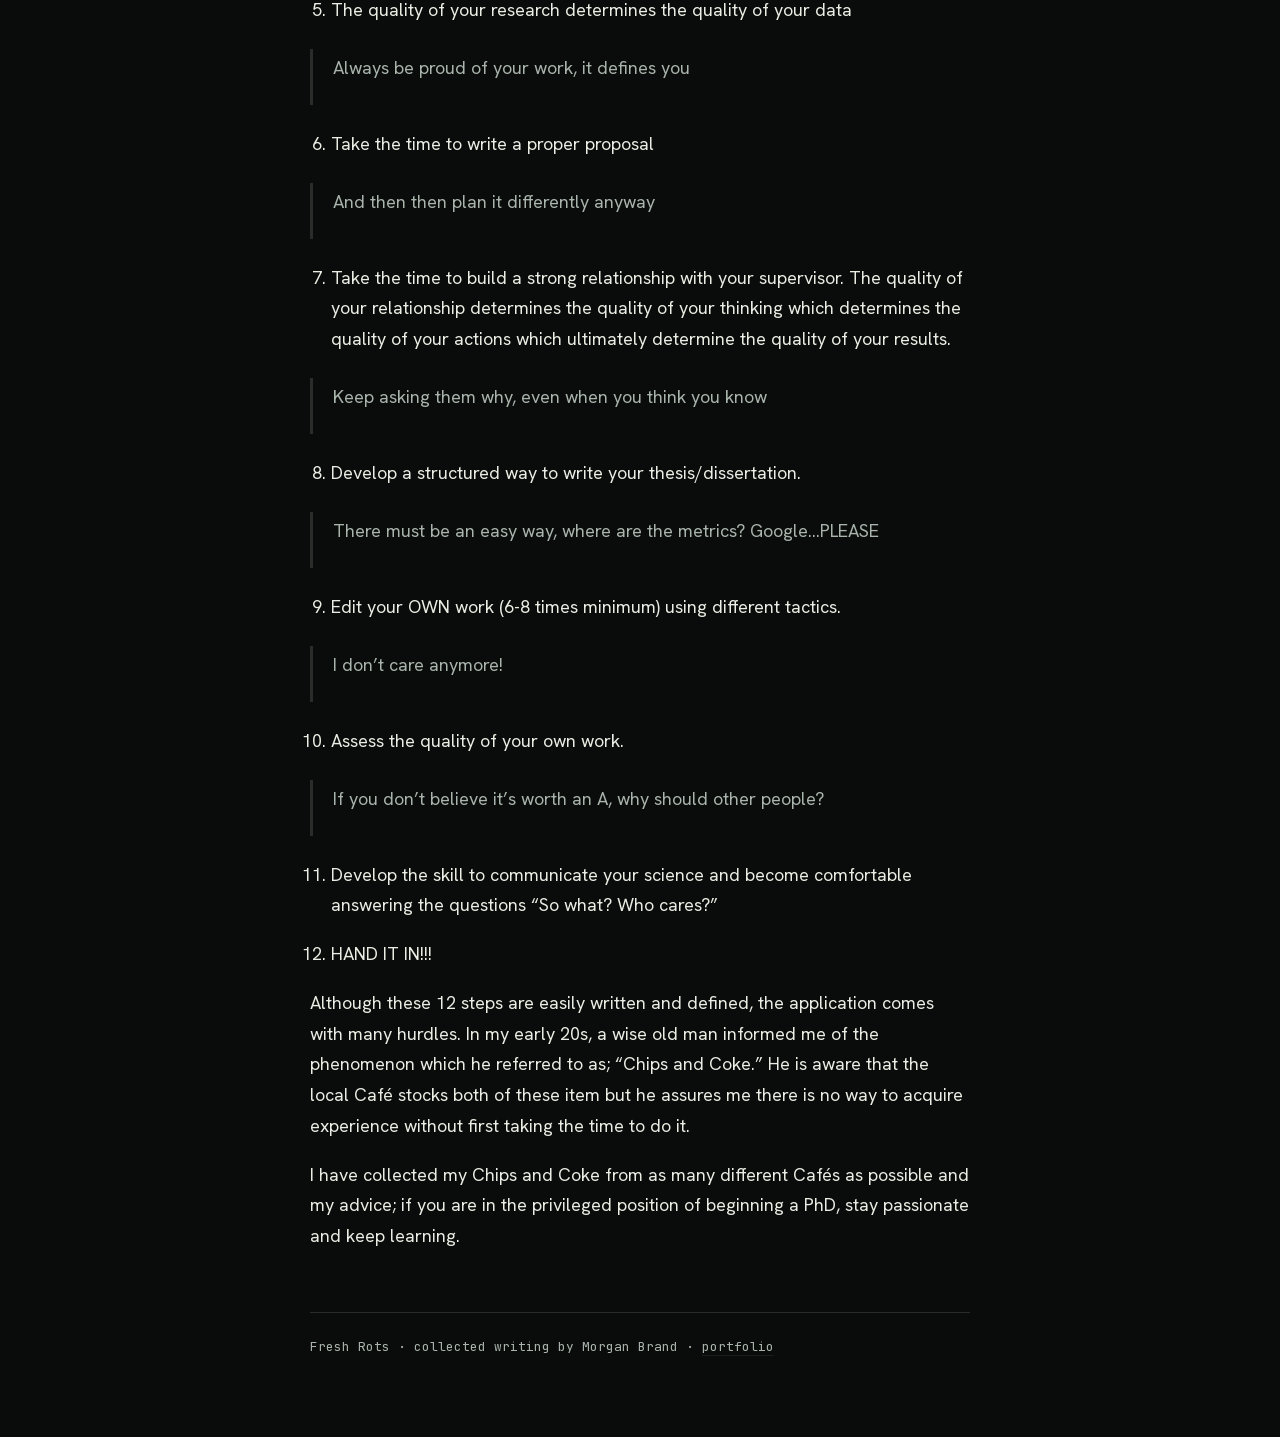
<file: writing/phd-project-conference.html>
<!doctype html>
<html lang="en">
<head>
<meta charset="utf-8">
<meta name="viewport" content="width=device-width, initial-scale=1">
<meta name="robots" content="noindex, nofollow">
<title>My PhD Project Conference — Morgan Brand</title>
<link rel="stylesheet" href="fonts.css">
<link rel="stylesheet" href="style.css">
</head>
<body>
<div class="wrap">
  <nav class="topnav"><a href="../index.html">← portfolio</a> · <a href="index.html">writing</a></nav>
  <article>
    <p class="post-date">2012-09-18</p>
    <h1>My PhD Project Conference</h1>
<p>I arrived on the morning of the 27th September 2012 at 7:30 AM for the PhD Project Conference, not sure what exactly I had put my name down for this time, worried I would be alone in a strange place at a boring PhD conference, registered as an MSc student and unknowingly at the start of an incredible journey.</p>
<p>On arrival I did what any student around food might do; I procured a snacks table and claimed it as my own. My newly acquired treats were used as bribes to start conversations and my jokes were laughed at by unsuspecting conference goers. As the conference was about to start an interesting man stayed longer than one joke. Conversations of abalone, waste water, diabetes, dogs, vets, fountain pens, World War 2, spirituality, PhDs, and so many more began to blend into each other as we spoke. Once the conference had begun we continued our conversation, writing notes and whispering the odd comment about what we were being told.</p>
<p>Dr. Erik Hofstee (EXACTICA: Thesis and Dissertation Solutions) gave his talk titled “PhD Studies: Getting Through.” Oblivious of what was about to happen I sat ready to take some casual notes, and suddenly, without any warning, 2 years 5 months have passed. His words gave me a sense of power and confidence in myself at the time, as he laid down a 12-step process to achieving a PhD, however, some things are easier said than done…</p>
<p>STICK TO THE BASICS:</p>
<p>A 12-step process to help you slow down and enjoy the journey</p>
<ol style="list-style-type: decimal">
<li>Failing to plan, is planning to FAIL!</li>
</ol>
<blockquote>
<p>It would be silly to plan something I knew wouldn’t work, it’s when it doesn’t work and I have no idea why that really frustrates me</p>
</blockquote>
<ol start="2" style="list-style-type: decimal">
<li>Ensure that your research problem is “realistic”. This will ensure that you are goal-oriented and topic-specific; allowing your passion to become your cure.</li>
</ol>
<blockquote>
<p>That’s the problem with passion Dr, it is not always unidirectional</p>
</blockquote>
<ol start="3" style="list-style-type: decimal">
<li>Develop the skill to ask incisive questions; questions that will assist you to remove any limiting assumptions you might be making.</li>
</ol>
<blockquote>
<p>Get this one right! The only constant is change</p>
</blockquote>
<ol start="4" style="list-style-type: decimal">
<li>Develop proper research methods; get in the habit of doing things in a structured way.</li>
</ol>
<blockquote>
<p>A well organised journal that doesn’t double as a journal for every interesting</p>
</blockquote>
<ol start="5" style="list-style-type: decimal">
<li>The quality of your research determines the quality of your data</li>
</ol>
<blockquote>
<p>Always be proud of your work, it defines you</p>
</blockquote>
<ol start="6" style="list-style-type: decimal">
<li>Take the time to write a proper proposal</li>
</ol>
<blockquote>
<p>And then then plan it differently anyway</p>
</blockquote>
<ol start="7" style="list-style-type: decimal">
<li>Take the time to build a strong relationship with your supervisor. The quality of your relationship determines the quality of your thinking which determines the quality of your actions which ultimately determine the quality of your results.</li>
</ol>
<blockquote>
<p>Keep asking them why, even when you think you know</p>
</blockquote>
<ol start="8" style="list-style-type: decimal">
<li>Develop a structured way to write your thesis/dissertation.</li>
</ol>
<blockquote>
<p>There must be an easy way, where are the metrics? Google…PLEASE</p>
</blockquote>
<ol start="9" style="list-style-type: decimal">
<li>Edit your OWN work (6-8 times minimum) using different tactics.</li>
</ol>
<blockquote>
<p>I don’t care anymore!</p>
</blockquote>
<ol start="10" style="list-style-type: decimal">
<li>Assess the quality of your own work.</li>
</ol>
<blockquote>
<p>If you don’t believe it’s worth an A, why should other people?</p>
</blockquote>
<ol start="11" style="list-style-type: decimal">
<li><p>Develop the skill to communicate your science and become comfortable answering the questions “So what? Who cares?”</p></li>
<li><p>HAND IT IN!!!</p></li>
</ol>
<p>Although these 12 steps are easily written and defined, the application comes with many hurdles. In my early 20s, a wise old man informed me of the phenomenon which he referred to as; “Chips and Coke.” He is aware that the local Café stocks both of these item but he assures me there is no way to acquire experience without first taking the time to do it.</p>
<p>I have collected my Chips and Coke from as many different Cafés as possible and my advice; if you are in the privileged position of beginning a PhD, stay passionate and keep learning.</p>
  </article>
  <footer class="foot">Fresh Rots · collected writing by Morgan Brand · <a href="../index.html">portfolio</a></footer>
</div>
</body>
</html>
</file>
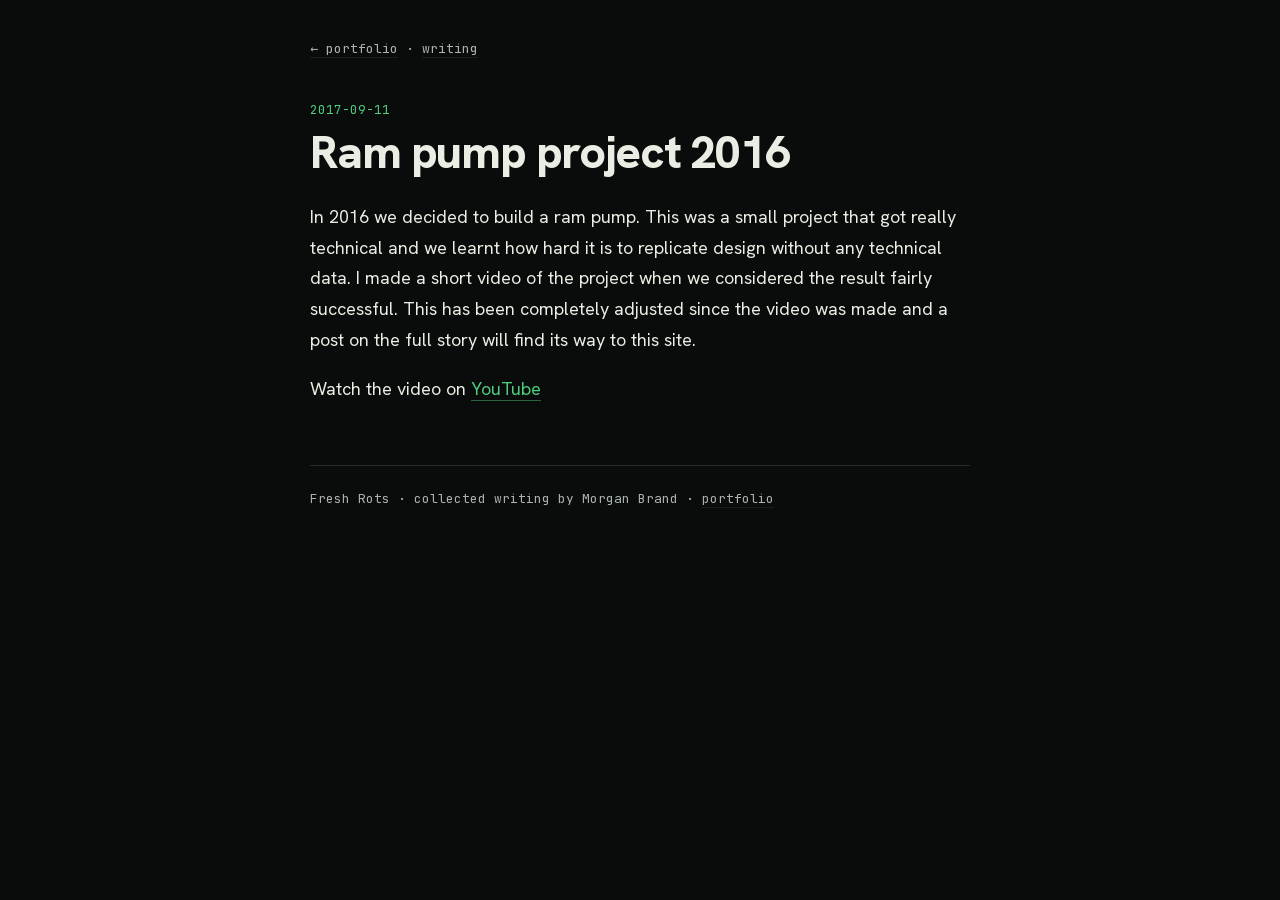
<file: writing/ram-pump-project-2016.html>
<!doctype html>
<html lang="en">
<head>
<meta charset="utf-8">
<meta name="viewport" content="width=device-width, initial-scale=1">
<meta name="robots" content="noindex, nofollow">
<title>Ram pump project 2016 — Morgan Brand</title>
<link rel="stylesheet" href="fonts.css">
<link rel="stylesheet" href="style.css">
</head>
<body>
<div class="wrap">
  <nav class="topnav"><a href="../index.html">← portfolio</a> · <a href="index.html">writing</a></nav>
  <article>
    <p class="post-date">2017-09-11</p>
    <h1>Ram pump project 2016</h1>
<p>In 2016 we decided to build a ram pump. This was a small project that got really technical and we learnt how hard it is to replicate design without any technical data. I made a short video of the project when we considered the result fairly successful. This has been completely adjusted since the video was made and a post on the full story will find its way to this site.</p>
<p>Watch the video on <a href="https://www.youtube.com/watch?v=LvPUna1FzhI&amp;t=41s">YouTube</a></p>
  </article>
  <footer class="foot">Fresh Rots · collected writing by Morgan Brand · <a href="../index.html">portfolio</a></footer>
</div>
</body>
</html>
</file>
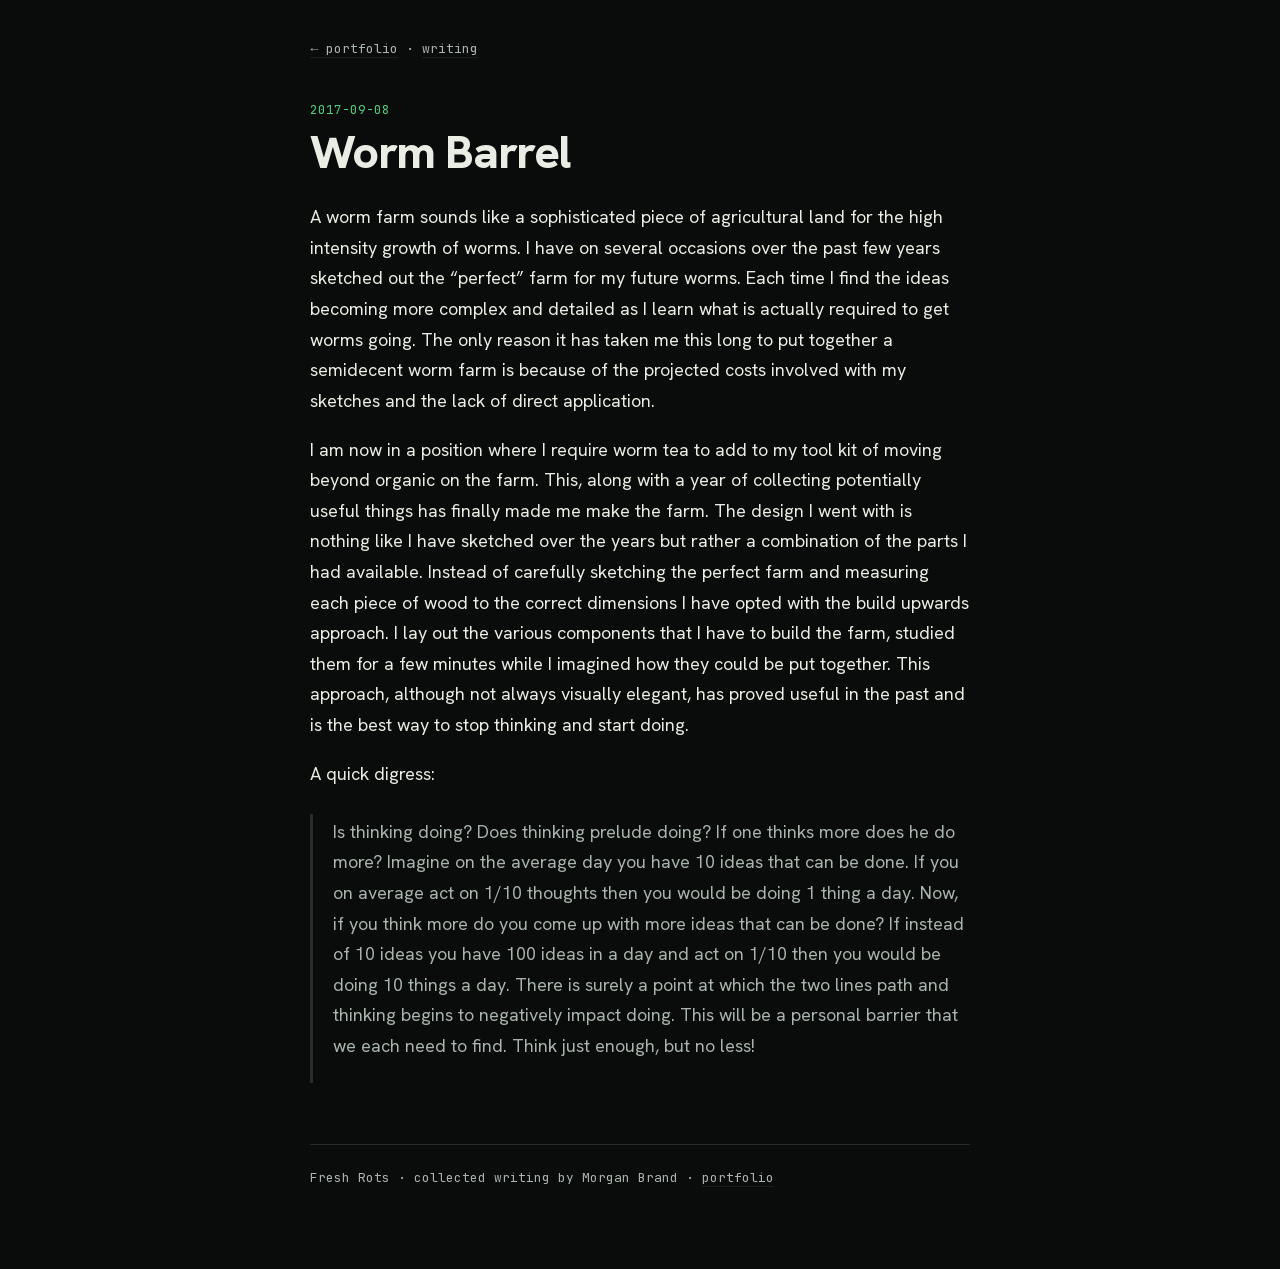
<file: writing/worm-barrel.html>
<!doctype html>
<html lang="en">
<head>
<meta charset="utf-8">
<meta name="viewport" content="width=device-width, initial-scale=1">
<meta name="robots" content="noindex, nofollow">
<title>Worm Barrel — Morgan Brand</title>
<link rel="stylesheet" href="fonts.css">
<link rel="stylesheet" href="style.css">
</head>
<body>
<div class="wrap">
  <nav class="topnav"><a href="../index.html">← portfolio</a> · <a href="index.html">writing</a></nav>
  <article>
    <p class="post-date">2017-09-08</p>
    <h1>Worm Barrel</h1>


<p>A worm farm sounds like a sophisticated piece of agricultural land for the high intensity growth of worms. I have on several occasions over the past few years sketched out the “perfect” farm for my future worms. Each time I find the ideas becoming more complex and detailed as I learn what is actually required to get worms going. The only reason it has taken me this long to put together a semidecent worm farm is because of the projected costs involved with my sketches and the lack of direct application.</p>
<p>I am now in a position where I require worm tea to add to my tool kit of moving beyond organic on the farm. This, along with a year of collecting potentially useful things has finally made me make the farm. The design I went with is nothing like I have sketched over the years but rather a combination of the parts I had available. Instead of carefully sketching the perfect farm and measuring each piece of wood to the correct dimensions I have opted with the build upwards approach. I lay out the various components that I have to build the farm, studied them for a few minutes while I imagined how they could be put together. This approach, although not always visually elegant, has proved useful in the past and is the best way to stop thinking and start doing.</p>
<p>A quick digress:</p>
<blockquote>
<p>Is thinking doing? Does thinking prelude doing? If one thinks more does he do more? Imagine on the average day you have 10 ideas that can be done. If you on average act on 1/10 thoughts then you would be doing 1 thing a day. Now, if you think more do you come up with more ideas that can be done? If instead of 10 ideas you have 100 ideas in a day and act on 1/10 then you would be doing 10 things a day. There is surely a point at which the two lines path and thinking begins to negatively impact doing. This will be a personal barrier that we each need to find. Think just enough, but no less!</p>
</blockquote>
  </article>
  <footer class="foot">Fresh Rots · collected writing by Morgan Brand · <a href="../index.html">portfolio</a></footer>
</div>
</body>
</html>
</file>
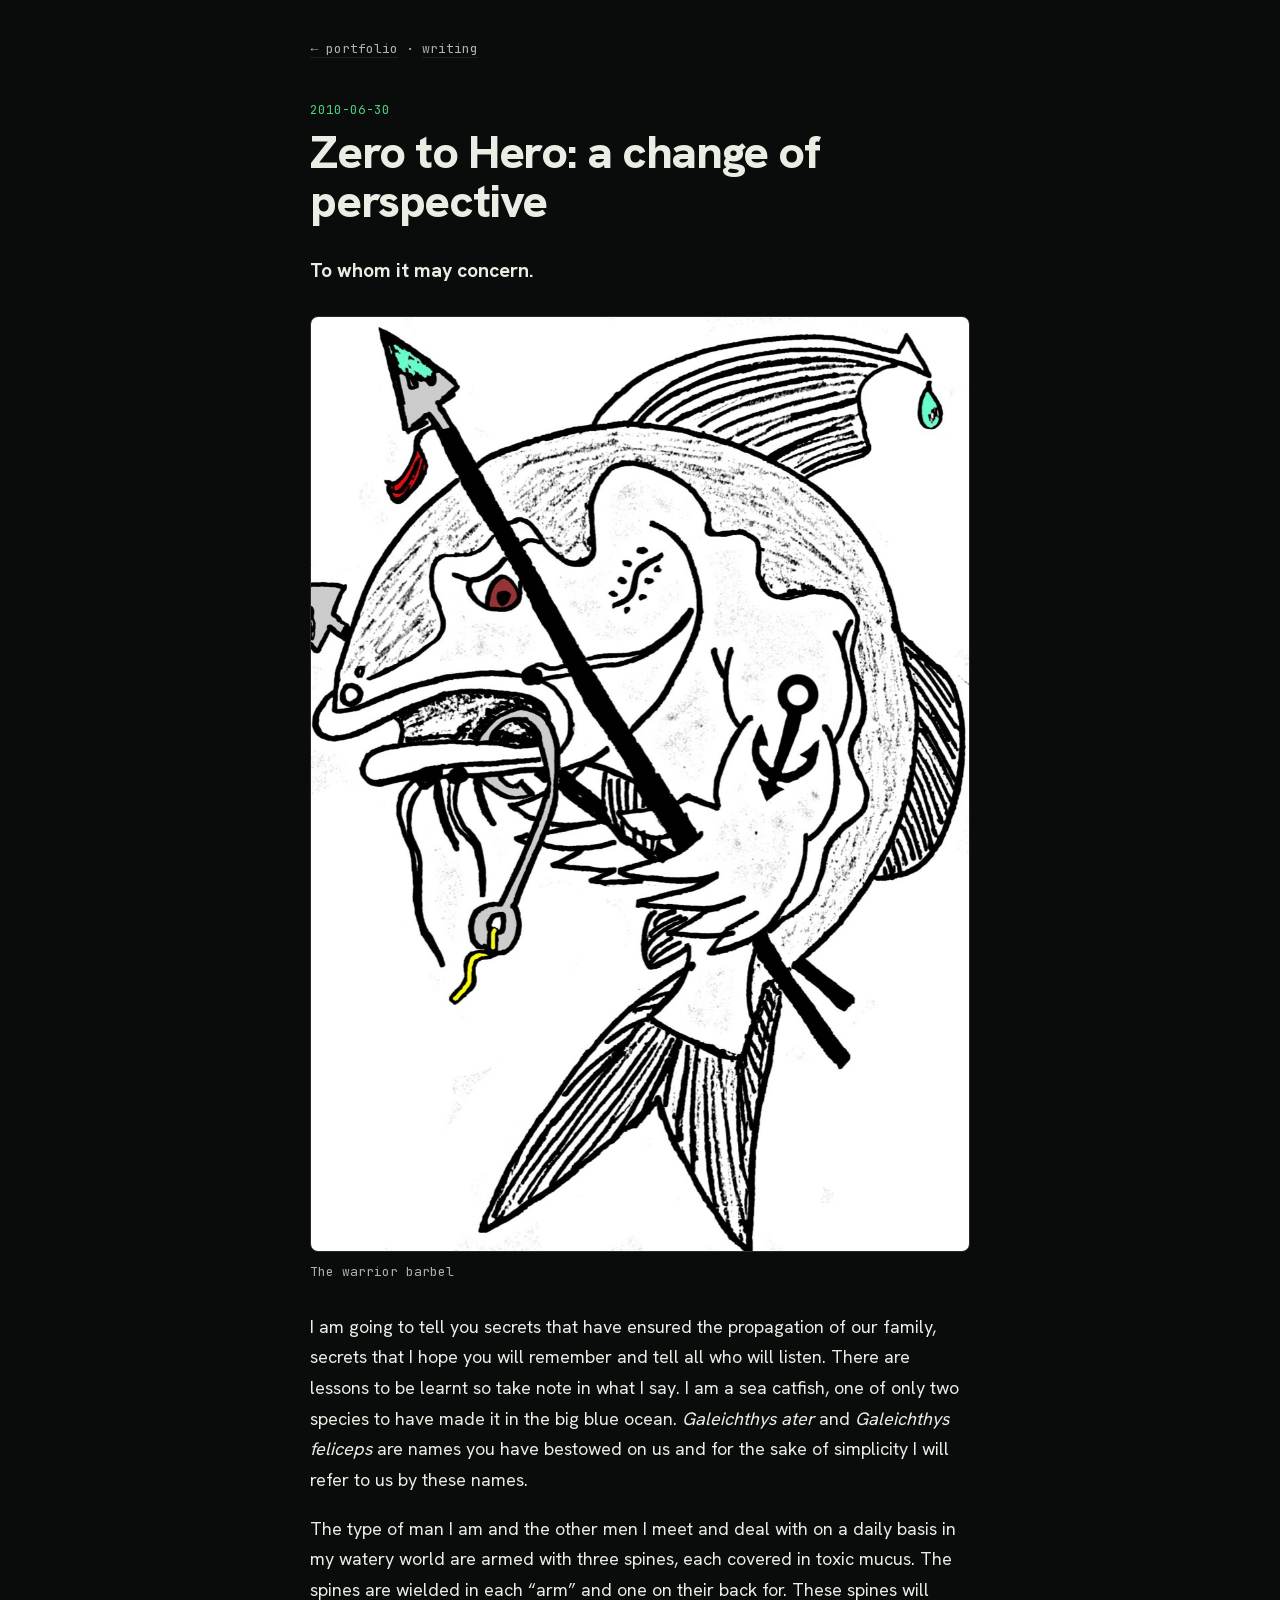
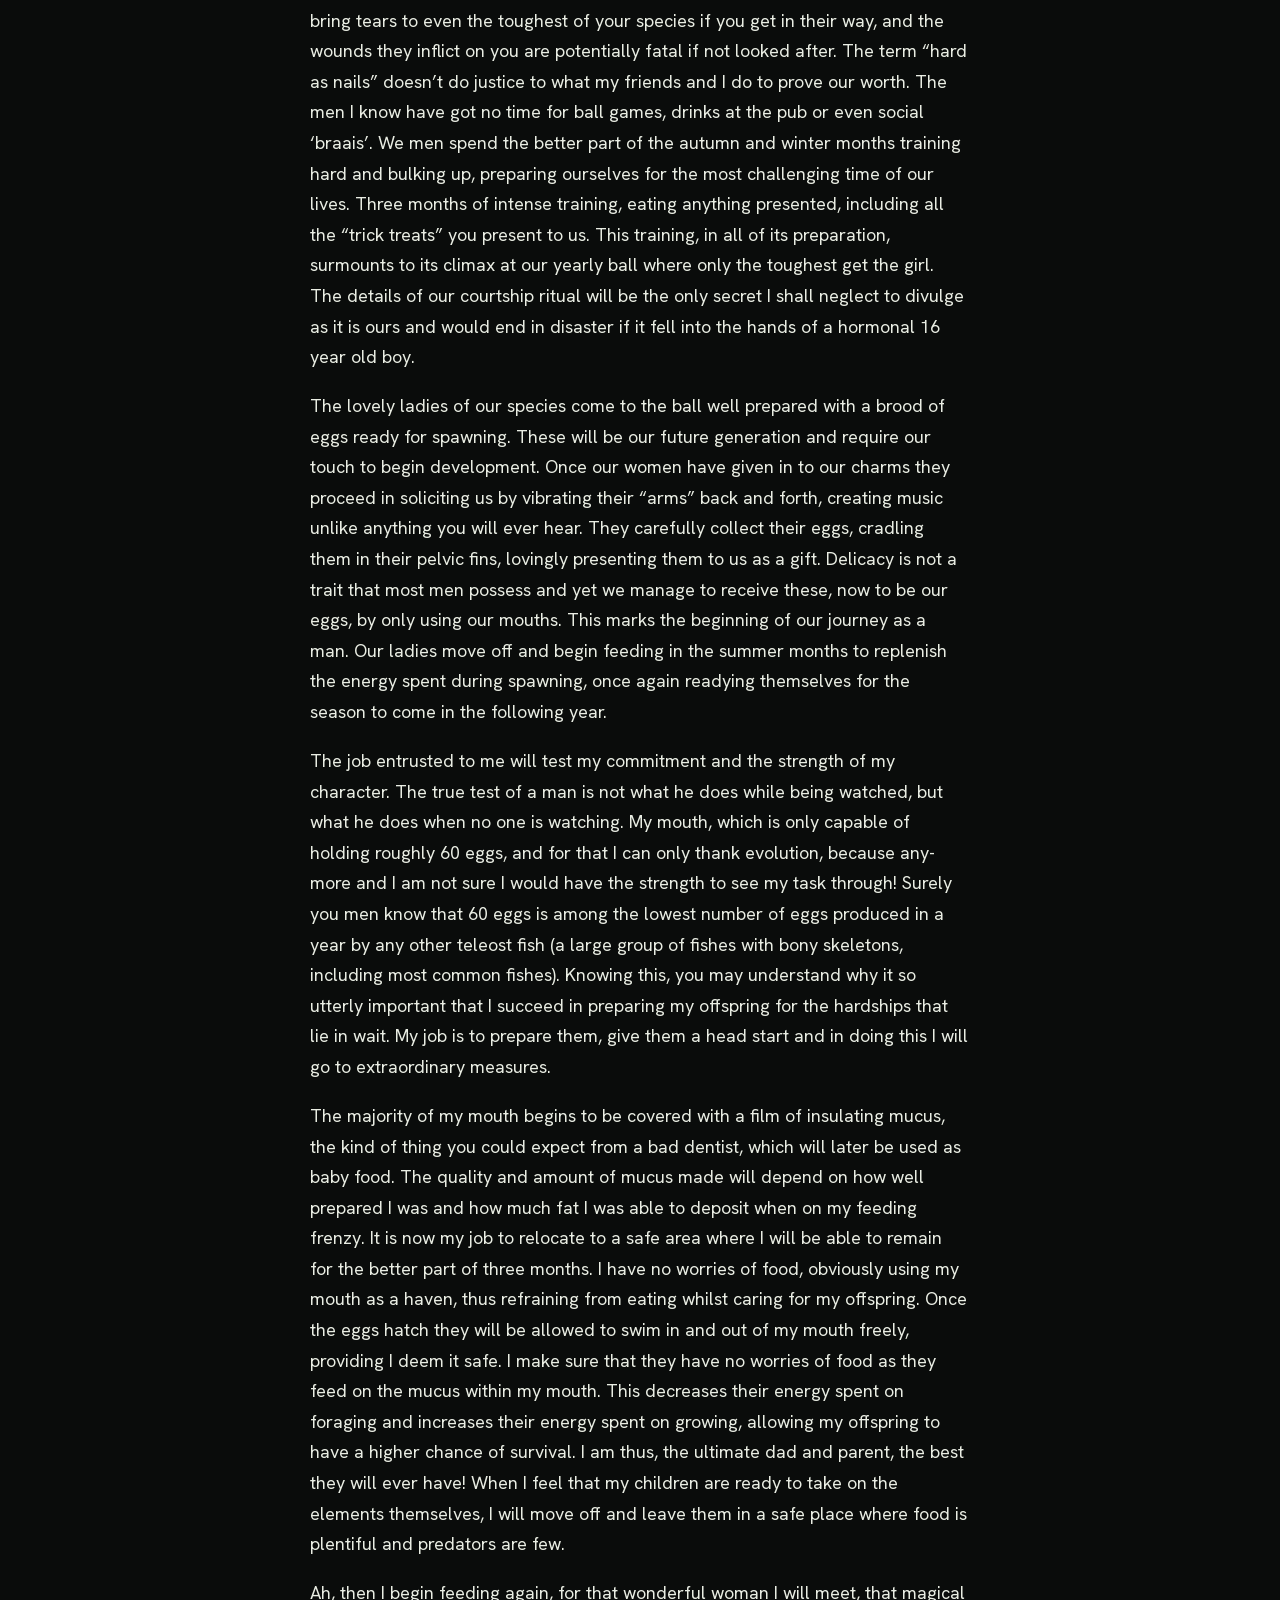
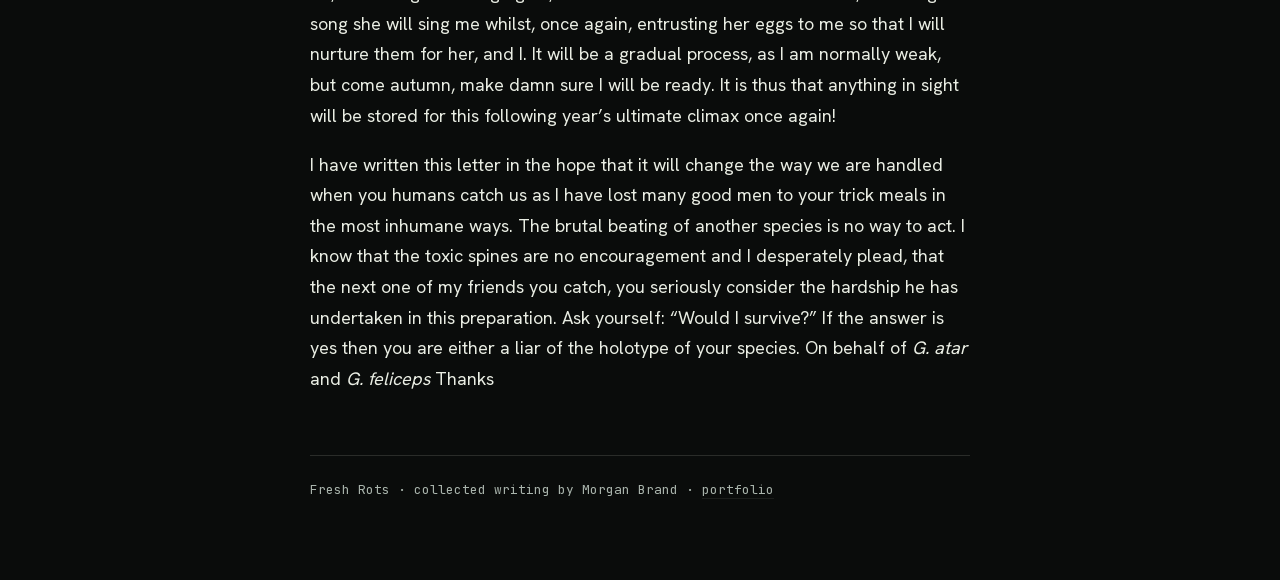
<file: writing/zero-to-hero.html>
<!doctype html>
<html lang="en">
<head>
<meta charset="utf-8">
<meta name="viewport" content="width=device-width, initial-scale=1">
<meta name="robots" content="noindex, nofollow">
<title>Zero to Hero: a change of perspective — Morgan Brand</title>
<link rel="stylesheet" href="fonts.css">
<link rel="stylesheet" href="style.css">
</head>
<body>
<div class="wrap">
  <nav class="topnav"><a href="../index.html">← portfolio</a> · <a href="index.html">writing</a></nav>
  <article>
    <p class="post-date">2010-06-30</p>
    <h1>Zero to Hero: a change of perspective</h1>
<div id="to-whom-it-may-concern." class="section level3">
<h3>To whom it may concern.</h3>
<div class="figure">
<img src="img/barbel.jpg" alt="The warrior barbel" />
<p class="caption">The warrior barbel</p>
</div>
<p>I am going to tell you secrets that have ensured the propagation of our family, secrets that I hope you will remember and tell all who will listen. There are lessons to be learnt so take note in what I say. I am a sea catfish, one of only two species to have made it in the big blue ocean. <em>Galeichthys ater</em> and <em>Galeichthys feliceps</em> are names you have bestowed on us and for the sake of simplicity I will refer to us by these names.</p>
<p>The type of man I am and the other men I meet and deal with on a daily basis in my watery world are armed with three spines, each covered in toxic mucus. The spines are wielded in each “arm” and one on their back for. These spines will bring tears to even the toughest of your species if you get in their way, and the wounds they inflict on you are potentially fatal if not looked after. The term “hard as nails” doesn’t do justice to what my friends and I do to prove our worth. The men I know have got no time for ball games, drinks at the pub or even social ‘braais’. We men spend the better part of the autumn and winter months training hard and bulking up, preparing ourselves for the most challenging time of our lives. Three months of intense training, eating anything presented, including all the “trick treats” you present to us. This training, in all of its preparation, surmounts to its climax at our yearly ball where only the toughest get the girl. The details of our courtship ritual will be the only secret I shall neglect to divulge as it is ours and would end in disaster if it fell into the hands of a hormonal 16 year old boy.</p>
<p>The lovely ladies of our species come to the ball well prepared with a brood of eggs ready for spawning. These will be our future generation and require our touch to begin development. Once our women have given in to our charms they proceed in soliciting us by vibrating their “arms” back and forth, creating music unlike anything you will ever hear. They carefully collect their eggs, cradling them in their pelvic fins, lovingly presenting them to us as a gift. Delicacy is not a trait that most men possess and yet we manage to receive these, now to be our eggs, by only using our mouths. This marks the beginning of our journey as a man. Our ladies move off and begin feeding in the summer months to replenish the energy spent during spawning, once again readying themselves for the season to come in the following year.</p>
<p>The job entrusted to me will test my commitment and the strength of my character. The true test of a man is not what he does while being watched, but what he does when no one is watching. My mouth, which is only capable of holding roughly 60 eggs, and for that I can only thank evolution, because any-more and I am not sure I would have the strength to see my task through! Surely you men know that 60 eggs is among the lowest number of eggs produced in a year by any other teleost fish (a large group of fishes with bony skeletons, including most common fishes). Knowing this, you may understand why it so utterly important that I succeed in preparing my offspring for the hardships that lie in wait. My job is to prepare them, give them a head start and in doing this I will go to extraordinary measures.</p>
<p>The majority of my mouth begins to be covered with a film of insulating mucus, the kind of thing you could expect from a bad dentist, which will later be used as baby food. The quality and amount of mucus made will depend on how well prepared I was and how much fat I was able to deposit when on my feeding frenzy. It is now my job to relocate to a safe area where I will be able to remain for the better part of three months. I have no worries of food, obviously using my mouth as a haven, thus refraining from eating whilst caring for my offspring. Once the eggs hatch they will be allowed to swim in and out of my mouth freely, providing I deem it safe. I make sure that they have no worries of food as they feed on the mucus within my mouth. This decreases their energy spent on foraging and increases their energy spent on growing, allowing my offspring to have a higher chance of survival. I am thus, the ultimate dad and parent, the best they will ever have! When I feel that my children are ready to take on the elements themselves, I will move off and leave them in a safe place where food is plentiful and predators are few.</p>
<p>Ah, then I begin feeding again, for that wonderful woman I will meet, that magical song she will sing me whilst, once again, entrusting her eggs to me so that I will nurture them for her, and I. It will be a gradual process, as I am normally weak, but come autumn, make damn sure I will be ready. It is thus that anything in sight will be stored for this following year’s ultimate climax once again!</p>
<p>I have written this letter in the hope that it will change the way we are handled when you humans catch us as I have lost many good men to your trick meals in the most inhumane ways. The brutal beating of another species is no way to act. I know that the toxic spines are no encouragement and I desperately plead, that the next one of my friends you catch, you seriously consider the hardship he has undertaken in this preparation. Ask yourself: “Would I survive?” If the answer is yes then you are either a liar of the holotype of your species.
On behalf of <em>G. atar</em> and <em>G. feliceps</em>
Thanks</p>
</div>
  </article>
  <footer class="foot">Fresh Rots · collected writing by Morgan Brand · <a href="../index.html">portfolio</a></footer>
</div>
</body>
</html>
</file>
<file: writing/fonts.css>
/* Groundtruth embedded fonts — DO NOT READ INTO CONTEXT (large base64). Regenerate via SKILL extension SOP. */
@font-face{font-family:'Hanken Grotesk';font-style:normal;font-weight:400;font-display:swap;src:url([data-uri]) format('woff2');}
@font-face{font-family:'Hanken Grotesk';font-style:normal;font-weight:700;font-display:swap;src:url([data-uri]) format('woff2');}
@font-face{font-family:'Hanken Grotesk';font-style:normal;font-weight:800;font-display:swap;src:url([data-uri]) format('woff2');}
@font-face{font-family:'JetBrains Mono';font-style:normal;font-weight:400;font-display:swap;src:url([data-uri]) format('woff2');}
</file>
<file: writing/style.css>
/* Fresh Rots — writing collection. House theme: single true-black ground, coded
   accents, coherent with the portfolio hub, talks page, and web CV.
   Real Hanken Grotesk + JetBrains Mono come from the linked fonts.css. */
:root {
  --ground: #0A0C0B; --panel: #141614; --ink: #E9EDE3; --muted: #A9B4AC;
  --blue: #4FA3D1; --green: #4FCE7E; --purple: #A98FE0; --coral: #E8794E;
  --link: #4FCE7E;
  --line: rgba(233,237,227,0.14); --line-soft: rgba(233,237,227,0.075);
  --sans: 'Hanken Grotesk', system-ui, -apple-system, 'Segoe UI', Roboto, sans-serif;
  --mono: 'JetBrains Mono', ui-monospace, 'SF Mono', Menlo, Consolas, monospace;
}
* { box-sizing: border-box; }
@media (prefers-reduced-motion: reduce) { html { scroll-behavior: auto; } }
body {
  margin: 0; background: var(--ground); color: var(--ink);
  font-family: var(--sans); font-size: 18px; line-height: 1.7;
  -webkit-font-smoothing: antialiased; text-rendering: optimizeLegibility;
}
.wrap { max-width: 44rem; margin: 0 auto; padding: 2.4rem 1.4rem 5rem; }
a { color: var(--link); text-decoration: none;
    border-bottom: 1px solid color-mix(in srgb, var(--link) 45%, transparent); }
a:hover { border-bottom-color: var(--link); }

/* Top nav (back-links) */
.topnav { font-family: var(--mono); font-size: 0.82rem; color: var(--muted); margin-bottom: 2.4rem; }
.topnav a { color: var(--muted); border-bottom: 1px solid var(--line-soft); }
.topnav a:hover { color: var(--link); border-bottom-color: var(--link); }

/* Writing index */
.kicker { font-family: var(--mono); font-size: 0.82rem; font-weight: 600; letter-spacing: 0.06em;
  color: var(--green); margin: 0 0 1rem; }
.w-head h1 { font-weight: 800; font-size: clamp(2.4rem, 7vw, 3.6rem); letter-spacing: -0.03em;
  line-height: 1.0; margin: 0 0 0.7rem; }
.w-head .lede { color: var(--muted); font-size: 1.14rem; max-width: 40ch; margin: 0 0 2.8rem; }
.post-list { list-style: none; margin: 0; padding: 0; }
.post-list li { padding: 1.4rem 0; border-top: 1px solid var(--line-soft); }
.post-list li:first-child { border-top: 0; }
.post-list a { display: block; border-bottom: 0; }
.post-list .pdate { font-family: var(--mono); font-size: 0.76rem; letter-spacing: 0.06em;
  text-transform: uppercase; color: var(--green); }
.post-list .ptitle { display: block; font-weight: 700; font-size: 1.4rem; color: var(--ink);
  letter-spacing: -0.015em; margin: 0.2rem 0; }
.post-list a:hover .ptitle { color: var(--link); }
.post-list .psum { color: var(--muted); font-size: 1rem; margin: 0.25rem 0 0; max-width: 60ch; }

/* Post article */
article .post-date { font-family: var(--mono); font-size: 0.78rem; letter-spacing: 0.08em;
  text-transform: uppercase; color: var(--green); margin: 0 0 0.5rem; }
article h1 { font-weight: 800; font-size: clamp(2rem, 5.5vw, 2.9rem); letter-spacing: -0.03em;
  line-height: 1.04; margin: 0 0 1.6rem; }
article h2 { font-weight: 800; font-size: 1.55rem; letter-spacing: -0.02em; margin: 2.2rem 0 0.6rem; }
article h3 { font-weight: 700; font-size: 1.22rem; margin: 1.8rem 0 0.5rem; }
article p { margin: 0 0 1.15rem; overflow-wrap: break-word; }
article ul, article ol { padding-left: 1.3rem; margin: 0.4rem 0 1.15rem; }
article li { margin: 0.35rem 0; }
article strong, article b { font-weight: 700; color: var(--ink); }
article em, article i { font-style: italic; }
article blockquote { margin: 1.5rem 0; padding: 0.2rem 0 0.2rem 1.2rem;
  border-left: 3px solid var(--line); color: var(--muted); }
article code { font-family: var(--mono); font-size: 0.88em; color: var(--green);
  background: color-mix(in srgb, var(--green) 12%, transparent); padding: 0.05em 0.35em; border-radius: 4px; }
article pre { background: var(--panel); border: 1px solid var(--line); border-radius: 8px;
  padding: 1rem; overflow-x: auto; }
article pre code { background: none; color: var(--ink); padding: 0; }
article img { max-width: 100%; height: auto; display: block; border-radius: 8px;
  border: 1px solid var(--line); margin: 0.6rem 0; }
article .figure { margin: 1.8rem 0; }
article .figure .caption, article figcaption { font-family: var(--mono); font-size: 0.8rem;
  color: var(--muted); margin-top: 0.5rem; }

.foot { margin-top: 3.8rem; padding-top: 1.4rem; border-top: 1px solid var(--line);
  font-family: var(--mono); font-size: 0.8rem; color: var(--muted); }
.foot a { color: var(--muted); border-bottom: 1px solid var(--line-soft); }
.foot a:hover { color: var(--link); }
</file>
